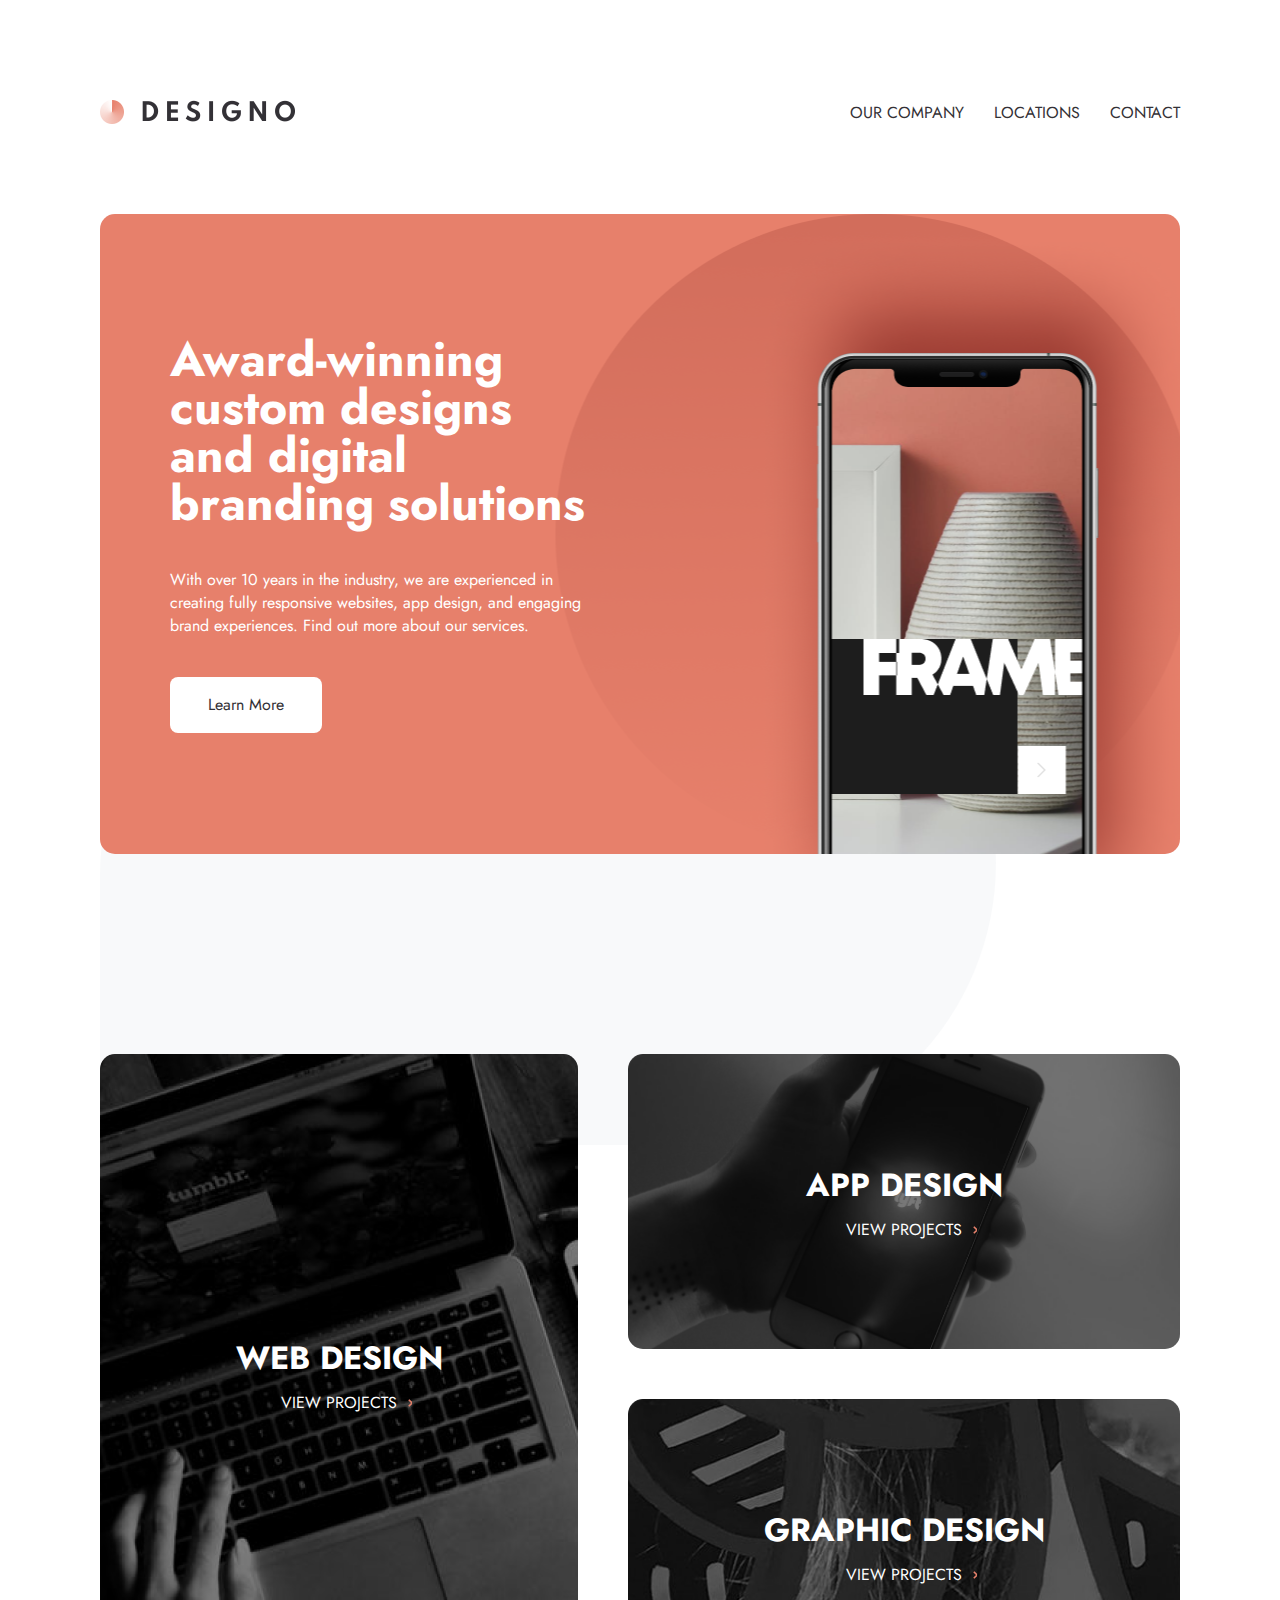
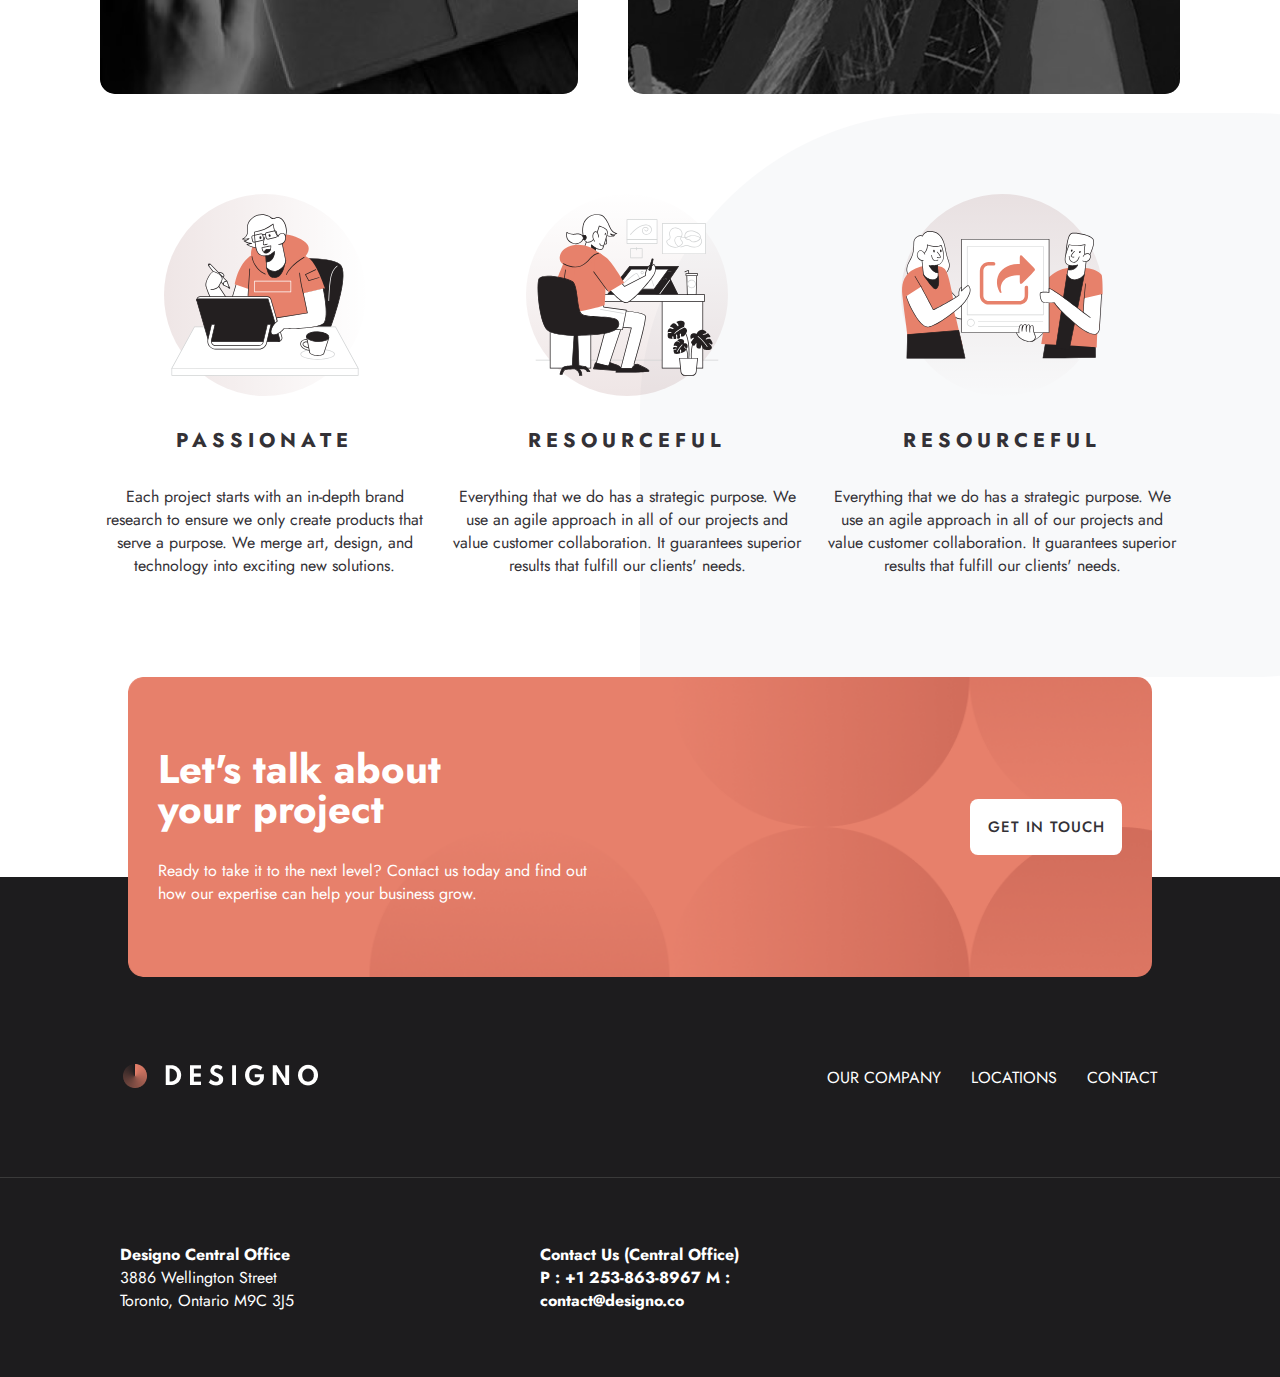
<file: index.html>
<!DOCTYPE html>
<html lang="en">
  <head>
    <meta charset="UTF-8" />
    <meta name="viewport" content="width=device-width, initial-scale=1.0" />
    <title>DESIGNO</title>
    <link rel="stylesheet" href="./css/style.css" />
    <link rel="stylesheet" href="./css/responsive.css" />
    <link
      rel="stylesheet"
      href="https://cdnjs.cloudflare.com/ajax/libs/font-awesome/6.5.1/css/all.min.css"
      integrity="sha512-DTOQO9RWCH3ppGqcWaEA1BIZOC6xxalwEsw9c2QQeAIftl+Vegovlnee1c9QX4TctnWMn13TZye+giMm8e2LwA=="
      crossorigin="anonymous"
      referrerpolicy="no-referrer"
    />
  </head>
  <body>
    <header>
      <div class="topbar">
        <a href="/"><div class="logo"></div></a>
        <div class="topnav">
          <ul>
            <li><a href="/about.html">OUR COMPANY</a></li>
            <li><a href="/locations.html">LOCATIONS</a></li>
            <li><a href="/contact.html">CONTACT</a></li>
          </ul>
        </div>
        
        <div class="burger">
          <input type="checkbox" name="fordCheckBox" id="openburger" />
          <label for="openburger">
            <div class="burgermenu">
              <ul>
                <li><a href="/about.html">OUR COMPANY</a></li>
            <li><a href="/locations.html">LOCATIONS</a></li>
            <li><a href="/contact.html">CONTACT</a></li>
              </ul>
            </div>
            <div class="navoverlay"></div>
          </label>
        </div>

      </div>

      <div class="slider res-sldr">
        <ul>
          <h1>Award-winning custom designs and digital branding solutions</h1>
          <p>
            With over 10 years in the industry, we are experienced in creating
            fully responsive websites, app design, and engaging brand
            experiences. Find out more about our services.
          </p>
          <a href="/web-design.html">Learn More</a>
        </ul>
      </div>

      <div class="rect-1"></div>
    </header>

    <main>
      <div class="section-1">
        <div class="projects">
          <div class="box web">
            <div class="boxoverlay"></div>
            <h1>WEB DESIGN</h1>
            <a href="/web-design.html"><p>VIEW PROJECTS</p></a>
          </div>
          <div class="box app">
            <div class="boxoverlay"></div>
            <h1>APP DESIGN</h1>
            <a href="/app-design.html"><p>VIEW PROJECTS</p></a>
          </div>
          <div class="box proj">
            <div class="boxoverlay"></div>
            <h1>GRAPHIC DESIGN</h1>
            <a href="/graphic-design.html"><p>VIEW PROJECTS</p></a>
          </div>
        </div>
      </div>

      <div class="section-2">
        <div class="gridbox">
          <div class="box1">
            <img src="./img/passionate.svg" alt="" />
            <h1>PASSIONATE</h1>
            <p>
              Each project starts with an in-depth brand research to ensure we
              only create products that serve a purpose. We merge art, design,
              and technology into exciting new solutions.
            </p>
          </div>
          <div class="box1">
            <img src="./img/resourceful.svg" alt="" />
            <h1>RESOURCEFUL</h1>
            <p>
              Everything that we do has a strategic purpose. We use an agile
              approach in all of our projects and value customer collaboration.
              It guarantees superior results that fulfill our clients' needs.
            </p>
          </div>
          <div class="box1">
            <img src="./img/frendly.svg" alt="" />
            <h1>RESOURCEFUL</h1>
            <p>
              Everything that we do has a strategic purpose. We use an agile
              approach in all of our projects and value customer collaboration.
              It guarantees superior results that fulfill our clients' needs.
            </p>
          </div>
        </div>
      </div>
      <div class="rect-2"></div>
    </main>
    <footer>
      <div class="intro">
        <div class="left">
          <h1>Let's talk about your project</h1>
          <p>
            Ready to take it to the next level? Contact us today and find out
            how our expertise can help your business grow.
          </p>
        </div>

        <div class="right">
          <a href="/documentation.html">Get in touch</a>
        </div>
      </div>
      <div class="div-2">
        <div class="fotmenu">
          <a href="/"><div class="flogo"></div></a>
          <div class="futnav">
            <ul>
              <li><a href="/about.html">OUR COMPANY</a></li>
              <li><a href="/locations.html">LOCATIONS</a></li>
              <li><a href="/contact.html">CONTACT</a></li>
            </ul>
          </div>
        </div>
        <div class="futinfo">
          <div class="info">
            <b>Designo Central Office</b>
            <p>3886 Wellington Street Toronto, Ontario M9C 3J5</p>
          </div>
          <div class="info">
            <b>Contact Us (Central Office) P : +1 253-863-8967</b>
            <b>M : contact@designo.co</b>
          </div>
          <div class="info">
            <i class="fa-brands fa-square-facebook"></i>
            <i class="fa-brands fa-square-youtube"></i>
            <i class="fa-brands fa-twitter"></i>
            <i class="fa-brands fa-pinterest"></i>
            <i class="fa-brands fa-instagram"></i>
          </div>
        </div>
      </div>
    </footer>
  </body>
  <div class="blackback"></div>
</html>
</file>
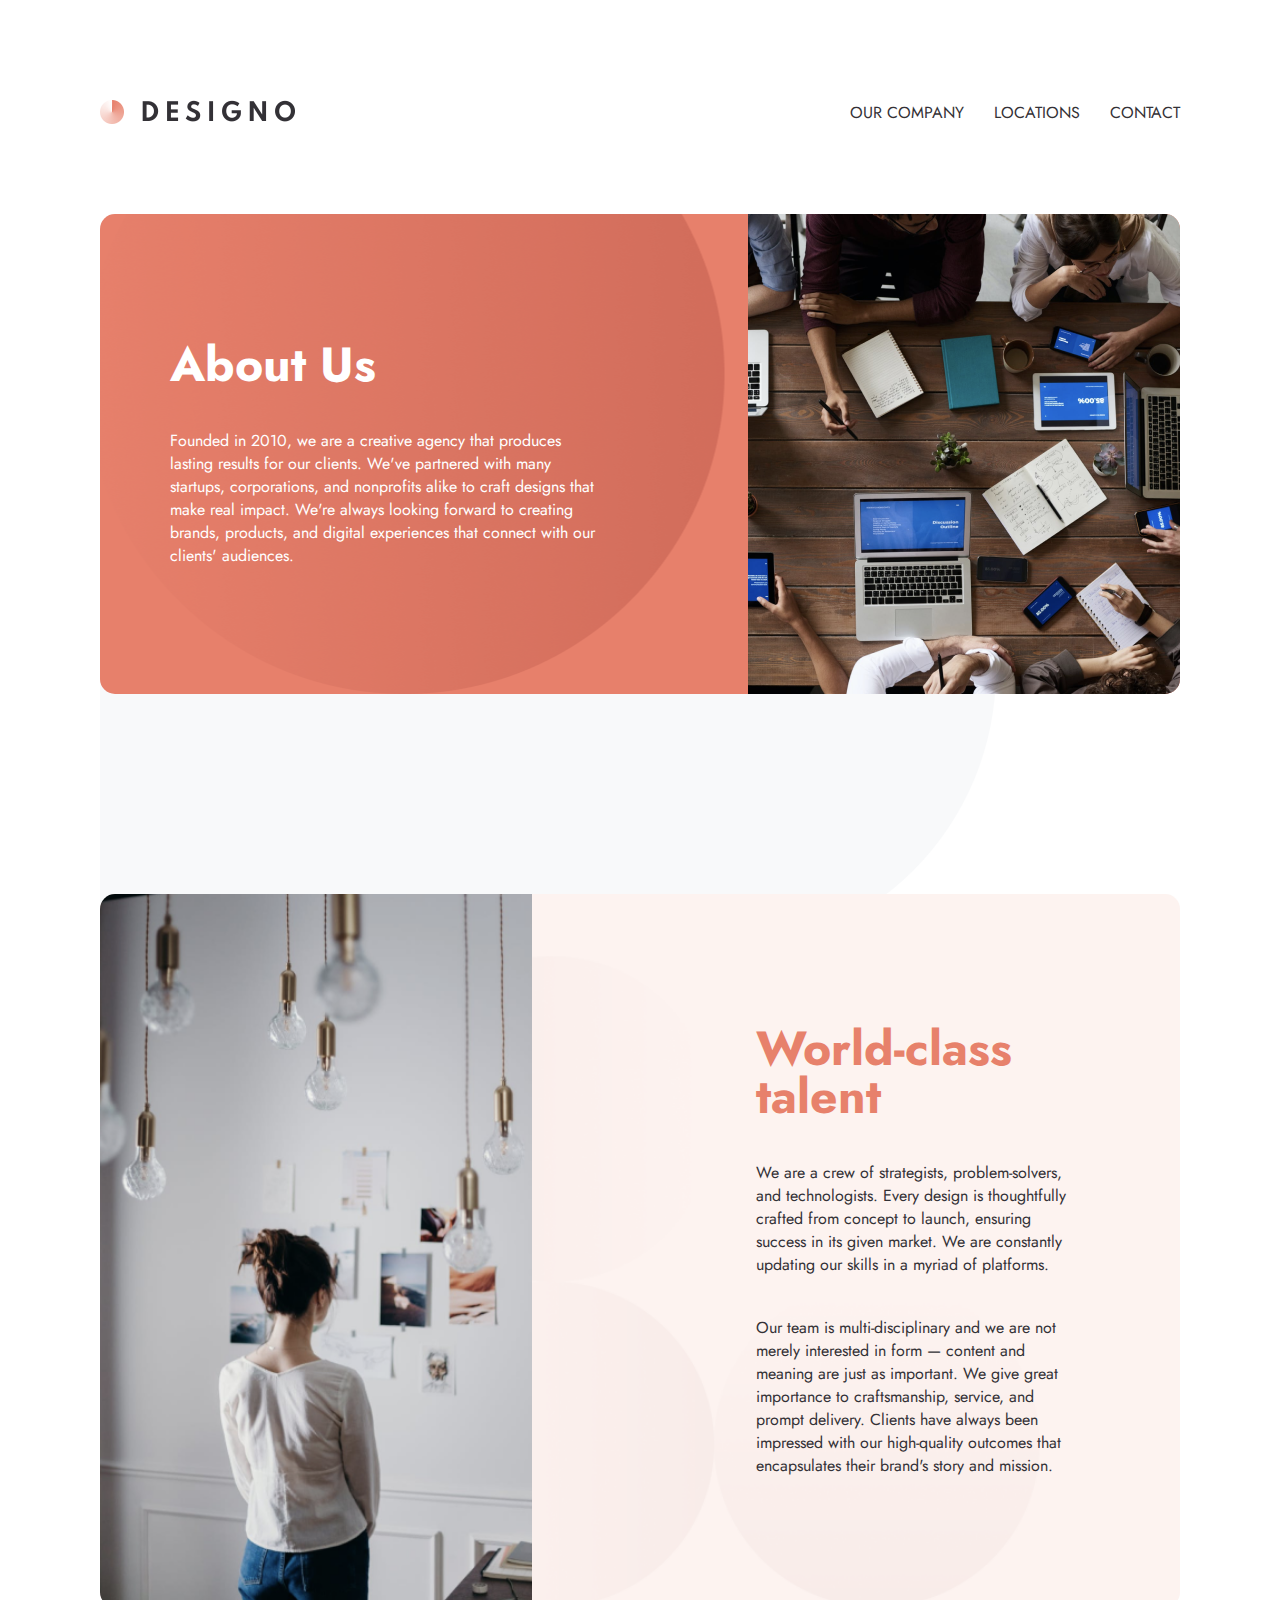
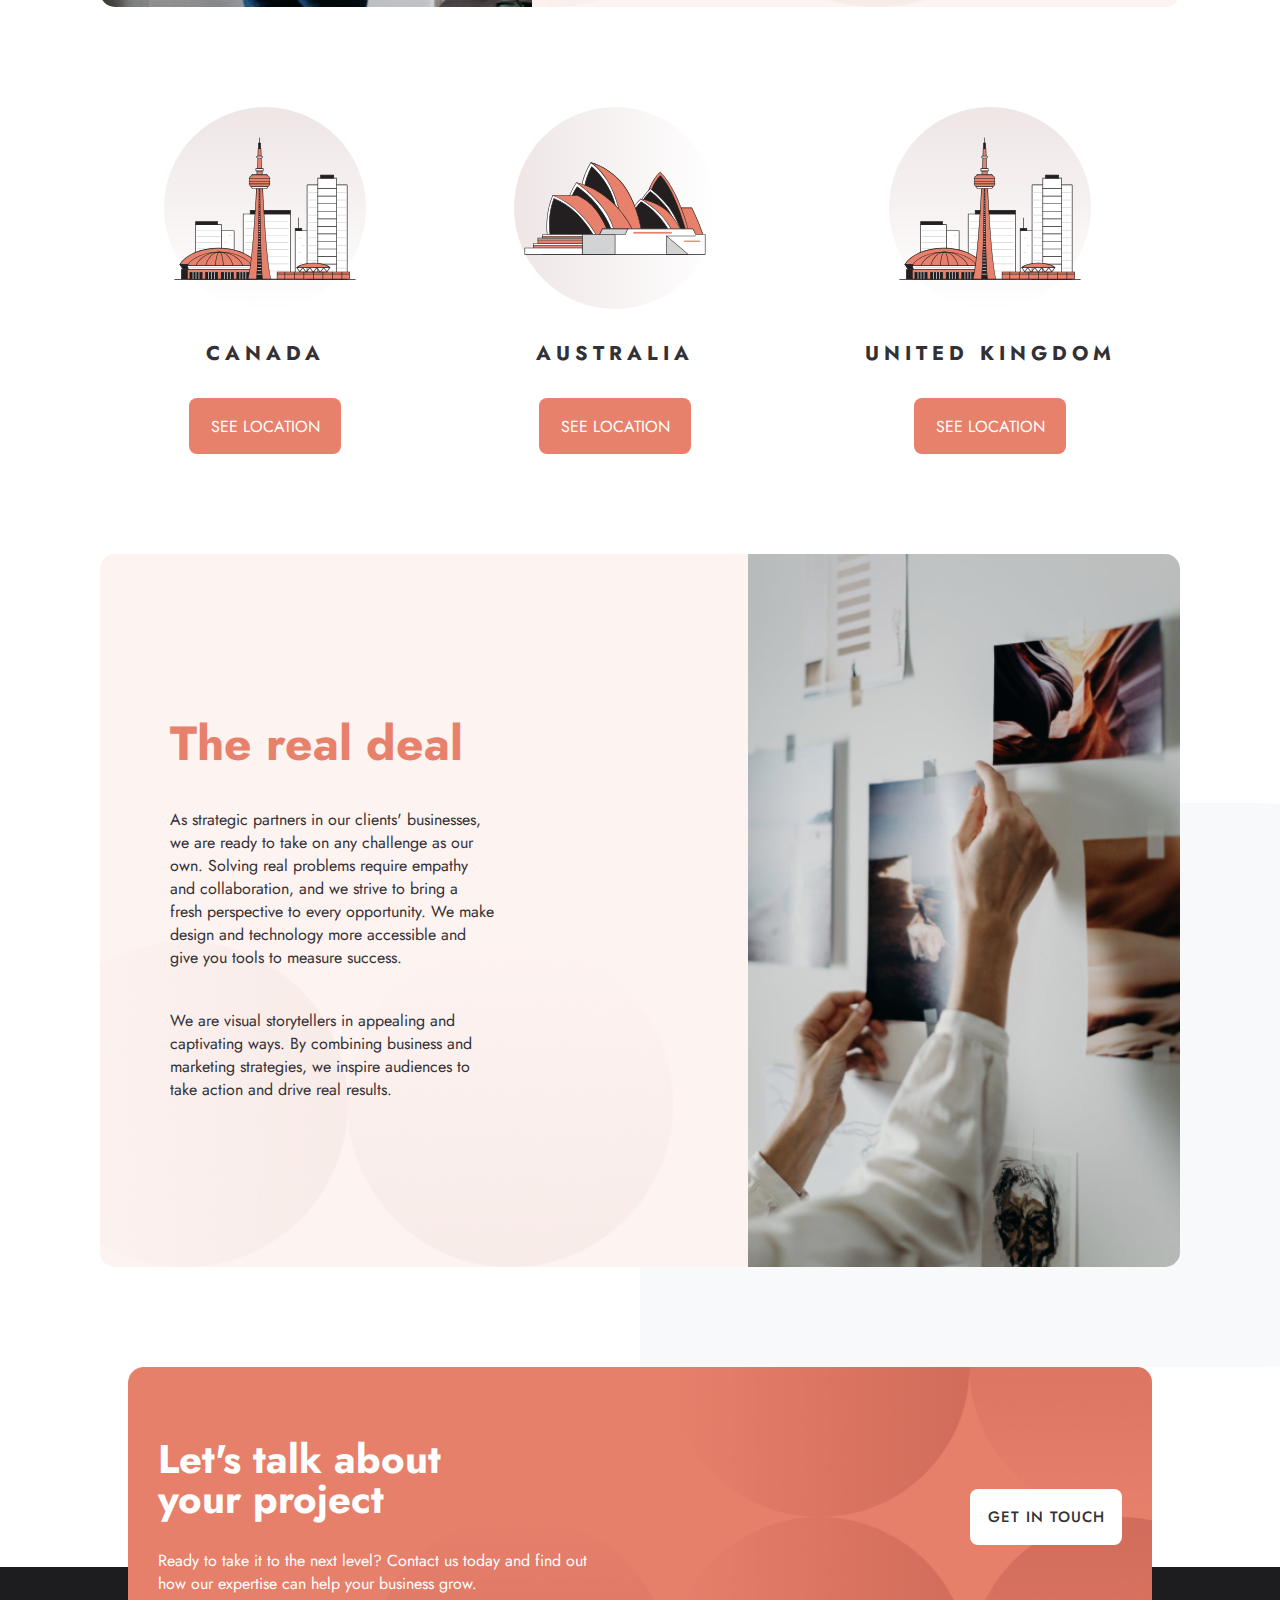
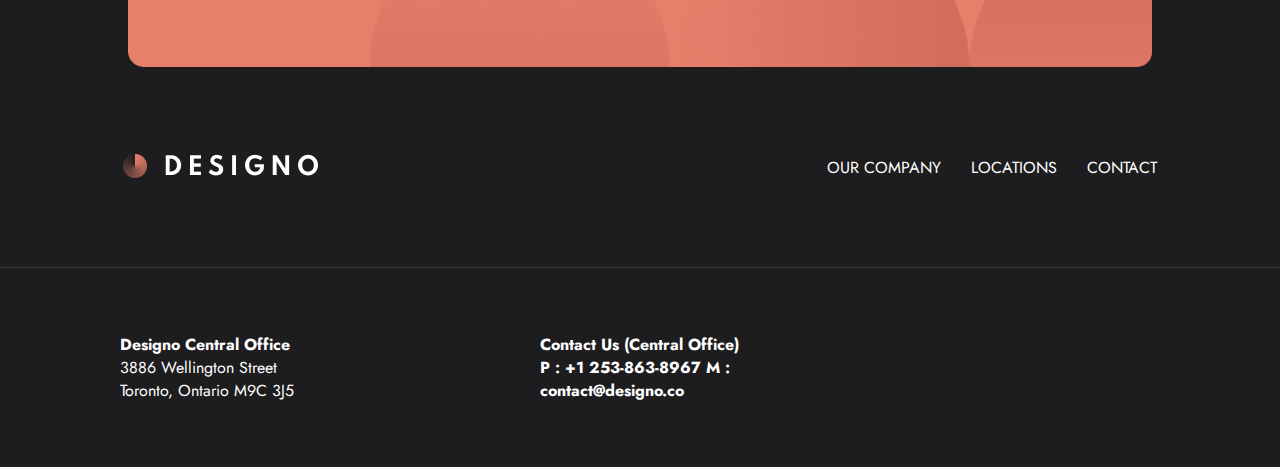
<file: about.html>
<!DOCTYPE html>
<html lang="en">
  <head>
    <meta charset="UTF-8" />
    <meta name="viewport" content="width=device-width, initial-scale=1.0" />
    <title>About Us - DESIGNO</title>
    <link rel="stylesheet" href="./css/style.css" />
    <link rel="stylesheet" href="./css/responsive.css" />
    <link
    rel="stylesheet"
    href="https://cdnjs.cloudflare.com/ajax/libs/font-awesome/6.5.1/css/all.min.css"
    integrity="sha512-DTOQO9RWCH3ppGqcWaEA1BIZOC6xxalwEsw9c2QQeAIftl+Vegovlnee1c9QX4TctnWMn13TZye+giMm8e2LwA=="
    crossorigin="anonymous"
    referrerpolicy="no-referrer"
  />
  </head>
  <body>
    <header>
      <div class="topbar">
        <a href="/"><div class="logo"></div></a>
        <div class="topnav">
          <ul>
            <li><a href="/about.html">OUR COMPANY</a></li>
            <li><a href="/locations.html">LOCATIONS</a></li>
            <li><a href="/contact.html">CONTACT</a></li>
          </ul>
        </div>

        <div class="burger">
          <input type="checkbox" name="fordCheckBox" id="openburger" />
          <label for="openburger">
            <div class="burgermenu">
              <ul>
                <li><a href="/about.html">OUR COMPANY</a></li>
            <li><a href="/locations.html">LOCATIONS</a></li>
            <li><a href="/contact.html">CONTACT</a></li>
              </ul>
            </div>
            <div class="navoverlay"></div>
          </label>
        </div>
      </div>

      

      <div class="slider-about">
        <ul>
          <h1>About Us</h1>
          <p>
            Founded in 2010, we are a creative agency that produces lasting results for our clients. We've partnered with many startups, corporations, and nonprofits alike to craft designs that make real impact. We're always looking forward to creating brands, products, and digital experiences that connect with our clients' audiences.
          </p>
        </ul>
        <img src="./img/about-1.png" alt="About-1">
      </div>

      <div class="rect-1"></div>
    </header>

    <main>
      <div class="section-1">
        <div class="slider-about second">
            <img src="./img/about-image-2.png" alt="About-1">
            <ul>
              <h1>World-class talent</h1>
              <p>
                We are a crew of strategists, problem-solvers, and technologists. Every design is thoughtfully crafted from concept to launch, ensuring success in its given market. We are constantly updating our skills in a myriad of platforms.</p>

<p>Our team is multi-disciplinary and we are not merely interested in form — content and meaning are just as important. We give great importance to craftsmanship, service, and prompt delivery. Clients have always been impressed with our high-quality outcomes that encapsulates their brand's story and mission.
              </p>
            </ul>
          </div>
      </div>

      <div class="section-2">
        <div class="gridbox about-page">
          <div class="box1">
            <img src="./img/canada.svg" alt="" />
            <h1>CANADA</h1>
            <a href="/locations.html">SEE LOCATION</a>
          </div>
          <div class="box1">
            <img src="./img/australia.svg" alt="" />
            <h1>AUSTRALIA</h1>
            <a href="/locations.html">SEE LOCATION</a>
          </div>
          <div class="box1">
            <img src="./img/canada.svg" alt="" />
            <h1>UNITED KINGDOM</h1>
            <a href="/locations.html">SEE LOCATION</a>
            
          </div>
        </div>
      </div>

      <div class="section-1">
        <div class="slider-about second third">
            <ul>
              <h1>The real deal</h1>
              <p>
                As strategic partners in our clients' businesses, we are ready to take on any challenge as our own. Solving real problems require empathy and collaboration, and we strive to bring a fresh perspective to every opportunity. We make design and technology more accessible and give you tools to measure success.</p>

<p>We are visual storytellers in appealing and captivating ways. By combining business and marketing strategies, we inspire audiences to take action and drive real results.
              </p>
            </ul>
            <img src="./img/about-image-3.png" alt="About-1">
          </div>
      </div>
      <div class="rect-2"></div>
    </main>
    <footer>
      <div class="intro">
        <div class="left">
          <h1>Let's talk about your project</h1>
          <p>
            Ready to take it to the next level? Contact us today and find out
            how our expertise can help your business grow.
          </p>
        </div>

        <div class="right">
          <a href="/documentation.html">Get in touch</a>
        </div>
      </div>
      <div class="div-2">
        <div class="fotmenu">
          <a href="/"><div class="flogo"></div></a>
          <div class="futnav">
            <ul>
              <li><a href="/about.html">OUR COMPANY</a></li>
              <li><a href="/locations.html">LOCATIONS</a></li>
              <li><a href="/contact.html">CONTACT</a></li>
            </ul>
          </div>
        </div>
        <div class="futinfo">
          <div class="info">
            <b>Designo Central Office</b>
            <p>3886 Wellington Street Toronto, Ontario M9C 3J5</p>
          </div>
          <div class="info">
            <b>Contact Us (Central Office) P : +1 253-863-8967</b>
            <b>M : contact@designo.co</b>
          </div>
          <div class="info">
            <i class="fa-brands fa-square-facebook"></i>
            <i class="fa-brands fa-square-youtube"></i>
            <i class="fa-brands fa-twitter"></i>
            <i class="fa-brands fa-pinterest"></i>
            <i class="fa-brands fa-instagram"></i>
          </div>
        </div>
      </div>
    </footer>
  </body>
  <div class="blackback"></div>
</html>
</file>
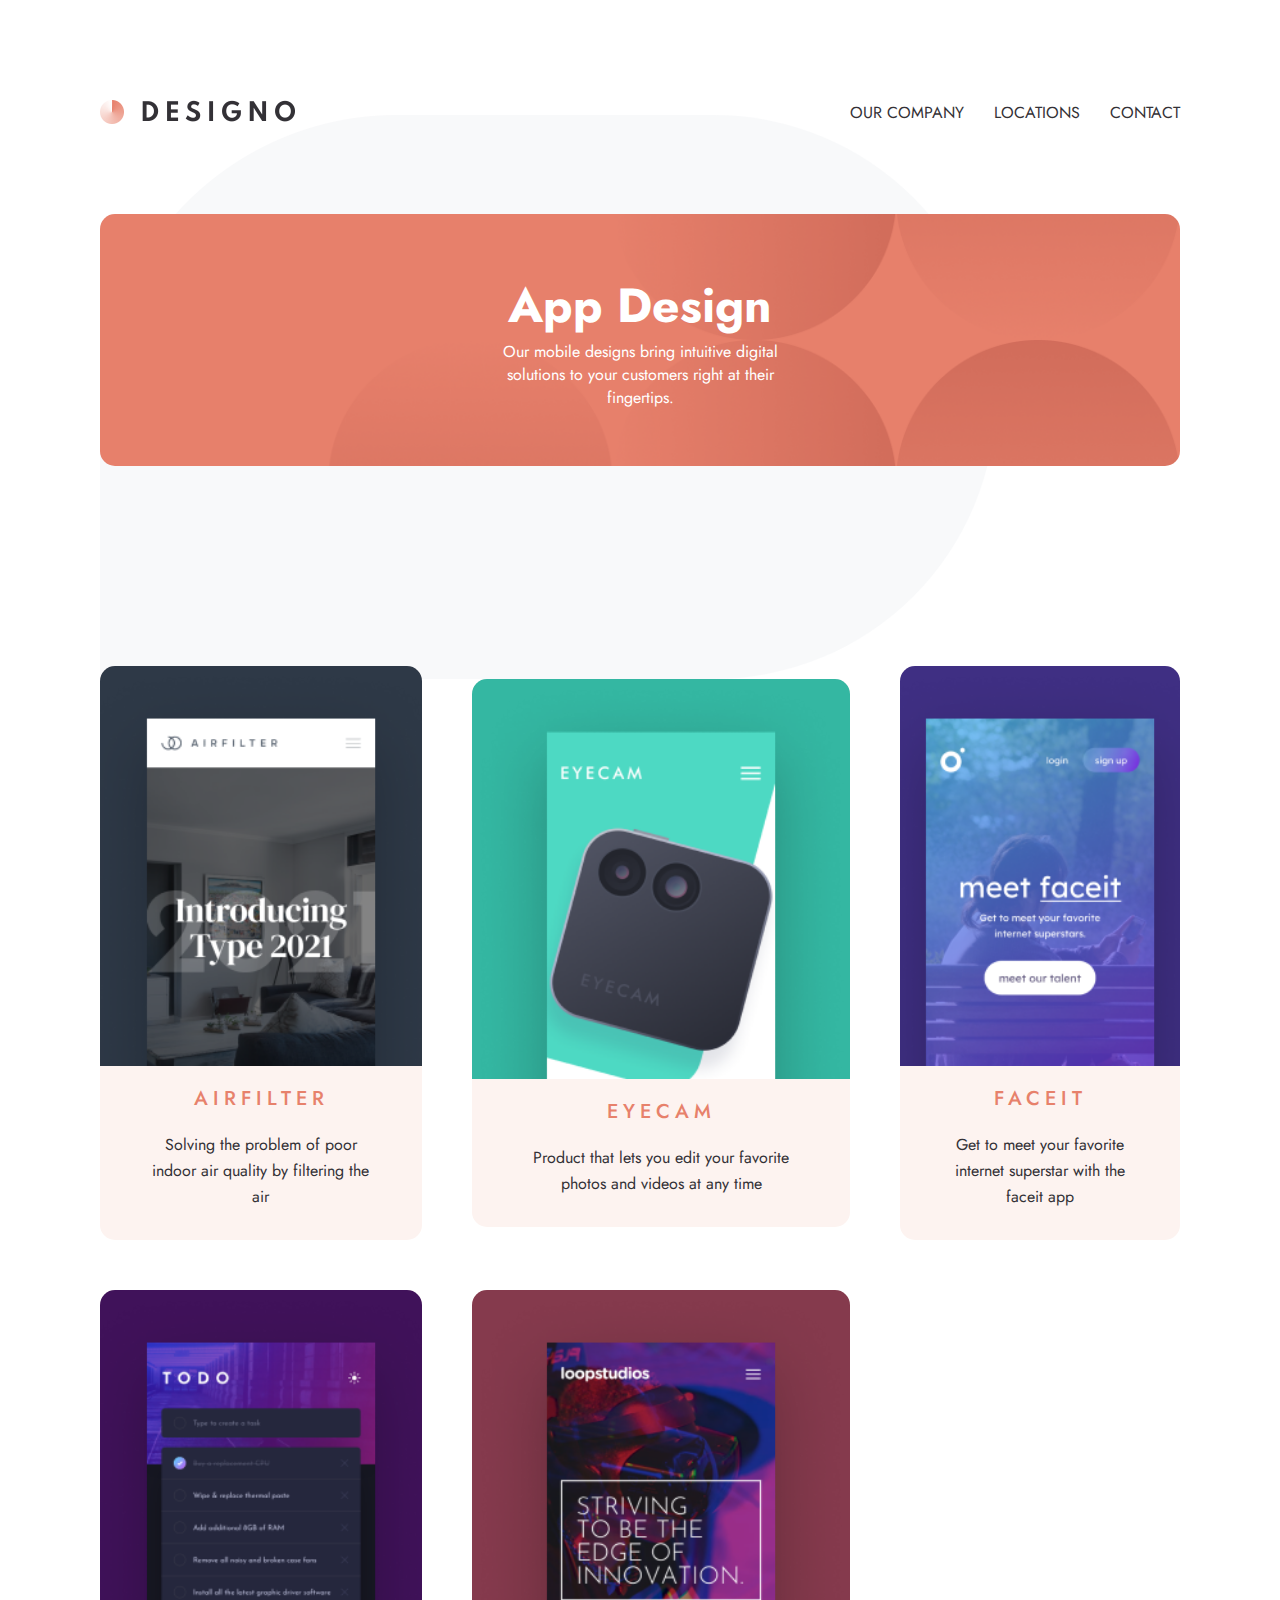
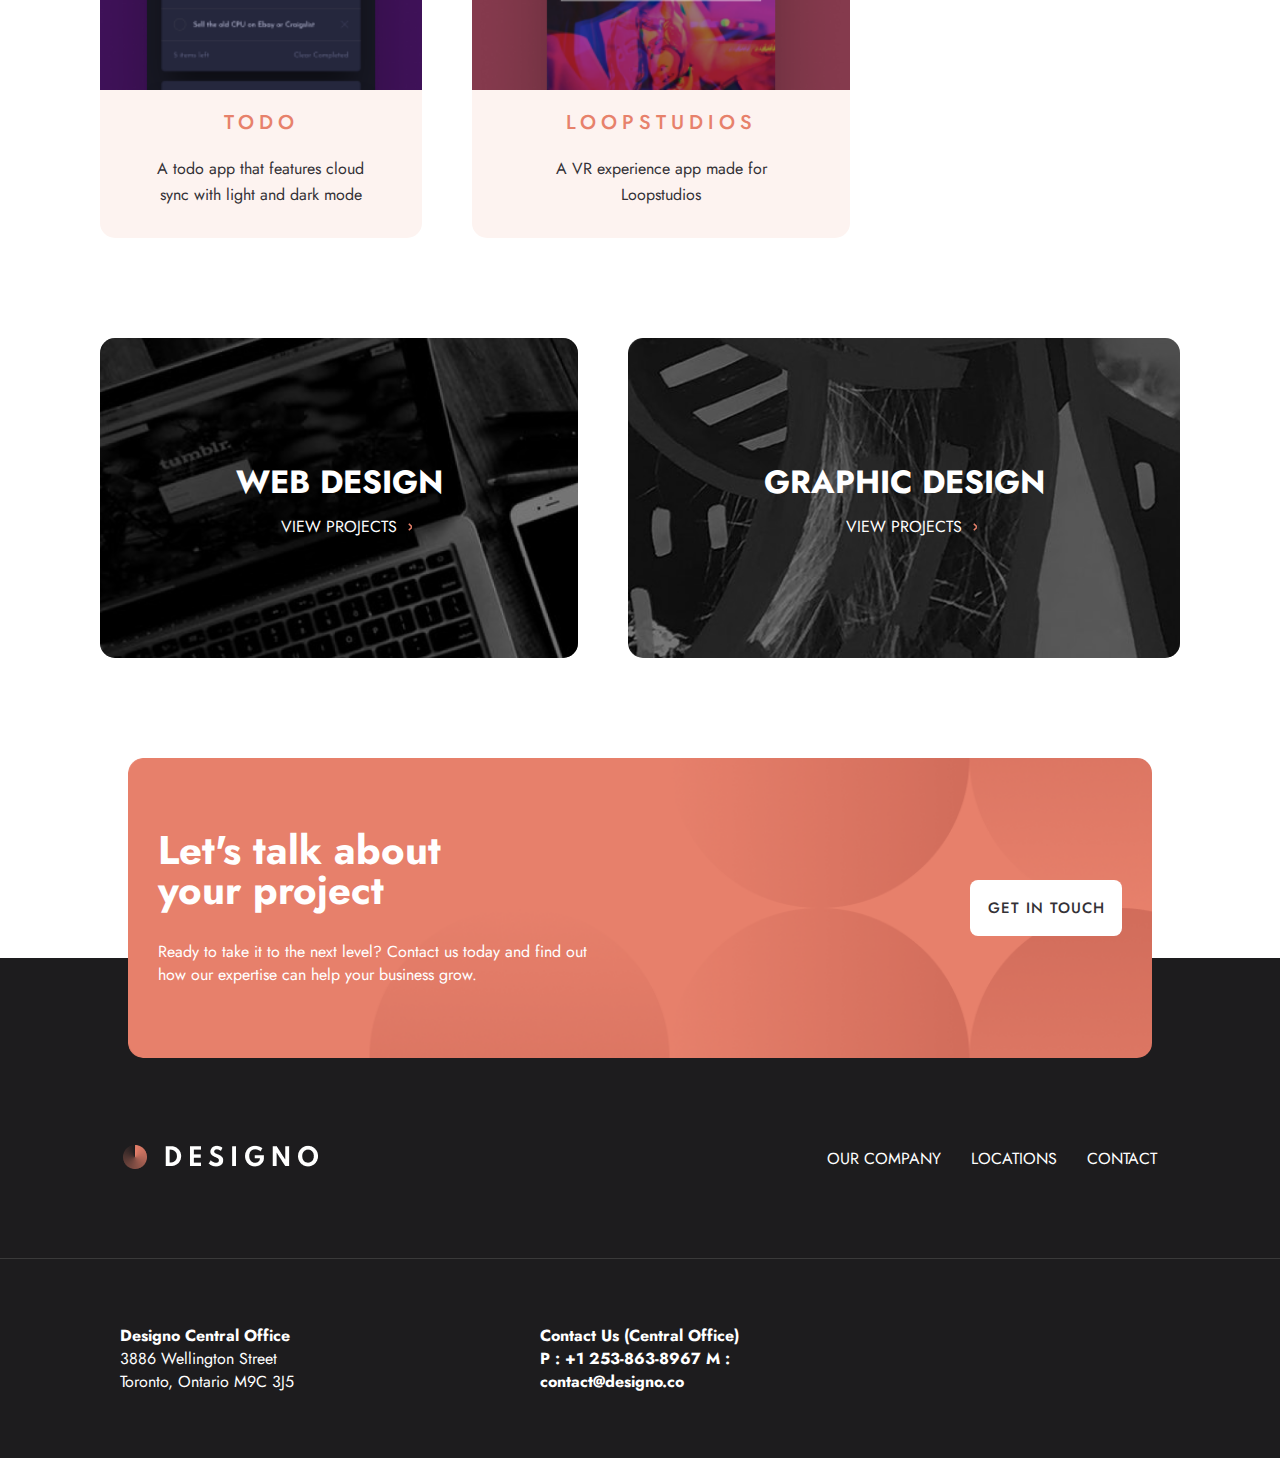
<file: app-design.html>
<!DOCTYPE html>
<html lang="en">
  <head>
    <meta charset="UTF-8" />
    <meta name="viewport" content="width=device-width, initial-scale=1.0" />
    <title>App Design - DESIGNO</title>
    <link rel="stylesheet" href="./css/style.css" />
    <link rel="stylesheet" href="./css/responsive.css" />
    <link
      rel="stylesheet"
      href="https://cdnjs.cloudflare.com/ajax/libs/font-awesome/6.5.1/css/all.min.css"
      integrity="sha512-DTOQO9RWCH3ppGqcWaEA1BIZOC6xxalwEsw9c2QQeAIftl+Vegovlnee1c9QX4TctnWMn13TZye+giMm8e2LwA=="
      crossorigin="anonymous"
      referrerpolicy="no-referrer"
    />
  </head>
  <body>
    <header>
      <div class="topbar">
        <a href="/"><div class="logo"></div></a>
        <div class="topnav">
          <ul>
            <li><a href="/about.html">OUR COMPANY</a></li>
            <li><a href="/locations.html">LOCATIONS</a></li>
            <li><a href="/contact.html">CONTACT</a></li>
          </ul>
        </div>

        <div class="burger">
          <input type="checkbox" name="fordCheckBox" id="openburger" />
          <label for="openburger">
            <div class="burgermenu">
              <ul>
                <li><a href="/about.html">OUR COMPANY</a></li>
            <li><a href="/locations.html">LOCATIONS</a></li>
            <li><a href="/contact.html">CONTACT</a></li>
              </ul>
            </div>
            <div class="navoverlay"></div>
          </label>
        </div>
      </div>

      

      <div class="slider-web">
        <ul>
          <h1>App Design</h1>
          <p>
            Our mobile designs bring intuitive digital solutions to your
            customers right at their fingertips.
          </p>
        </ul>
      </div>

      <div class="rect-1"></div>
    </header>

    <main>
      <div class="section-2">
        <div class="designs">
          <div class="prod">
            <img src="./img/design-app/Airfilter - Mobile.png" alt="AIRFILTER" />
            <h1>AIRFILTER</h1>
            <p>
              Solving the problem of poor indoor air quality by filtering the
              air
            </p>
          </div>
          <div class="prod">
            <img src="./img/design-app/Eyecam - Mobile.png" alt="EYECAM" />
            <h1>EYECAM</h1>
            <p>
              Product that lets you edit your favorite photos and videos at any
              time
            </p>
          </div>
          <div class="prod">
            <img src="./img/design-app/Faceit - Mobile.png" alt="FACEIT" />
            <h1>FACEIT</h1>
            <p>
              Get to meet your favorite internet superstar with the faceit app
            </p>
          </div>
          <div class="prod">
            <img src="./img/design-app/P1841 - Mobile - Dark.png" alt="TODO" />
            <h1>TODO</h1>
            <p>A todo app that features cloud sync with light and dark mode</p>
          </div>
          <div class="prod">
            <img src="./img/design-app/P2061 - Mobile.png" alt="LOOPSTUDIOS" />
            <h1>LOOPSTUDIOS</h1>
            <p>A VR experience app made for Loopstudios</p>
          </div>
        </div>
      </div>

      <div class="section-1">
        <div class="projects-2">
          <div class="box app-2">
            <div class="boxoverlay"></div>
            <h1>WEB DESIGN</h1>
            <a href="/web-design.html"><p>VIEW PROJECTS</p></a>
          </div>
          <div class="box proj">
            <div class="boxoverlay"></div>
            <h1>GRAPHIC DESIGN</h1>
            <a href="/graphic-design.html"><p>VIEW PROJECTS</p></a>
          </div>
        </div>
      </div>
    </main>
    <footer>
      <div class="intro">
        <div class="left">
          <h1>Let's talk about your project</h1>
          <p>
            Ready to take it to the next level? Contact us today and find out
            how our expertise can help your business grow.
          </p>
        </div>

        <div class="right">
          <a href="/documentation.html">Get in touch</a>
        </div>
      </div>
      <div class="div-2">
        <div class="fotmenu">
          <a href="/"><div class="flogo"></div></a>
          <div class="futnav">
            <ul>
              <li><a href="/about.html">OUR COMPANY</a></li>
              <li><a href="/locations.html">LOCATIONS</a></li>
              <li><a href="/contact.html">CONTACT</a></li>
            </ul>
          </div>
        </div>
        <div class="futinfo">
          <div class="info">
            <b>Designo Central Office</b>
            <p>3886 Wellington Street Toronto, Ontario M9C 3J5</p>
          </div>
          <div class="info">
            <b>Contact Us (Central Office) P : +1 253-863-8967</b>
            <b>M : contact@designo.co</b>
          </div>
          <div class="info">
            <i class="fa-brands fa-square-facebook"></i>
            <i class="fa-brands fa-square-youtube"></i>
            <i class="fa-brands fa-twitter"></i>
            <i class="fa-brands fa-pinterest"></i>
            <i class="fa-brands fa-instagram"></i>
          </div>
        </div>
      </div>
    </footer>
  </body>
  <div class="blackback"></div>
</html>
</file>
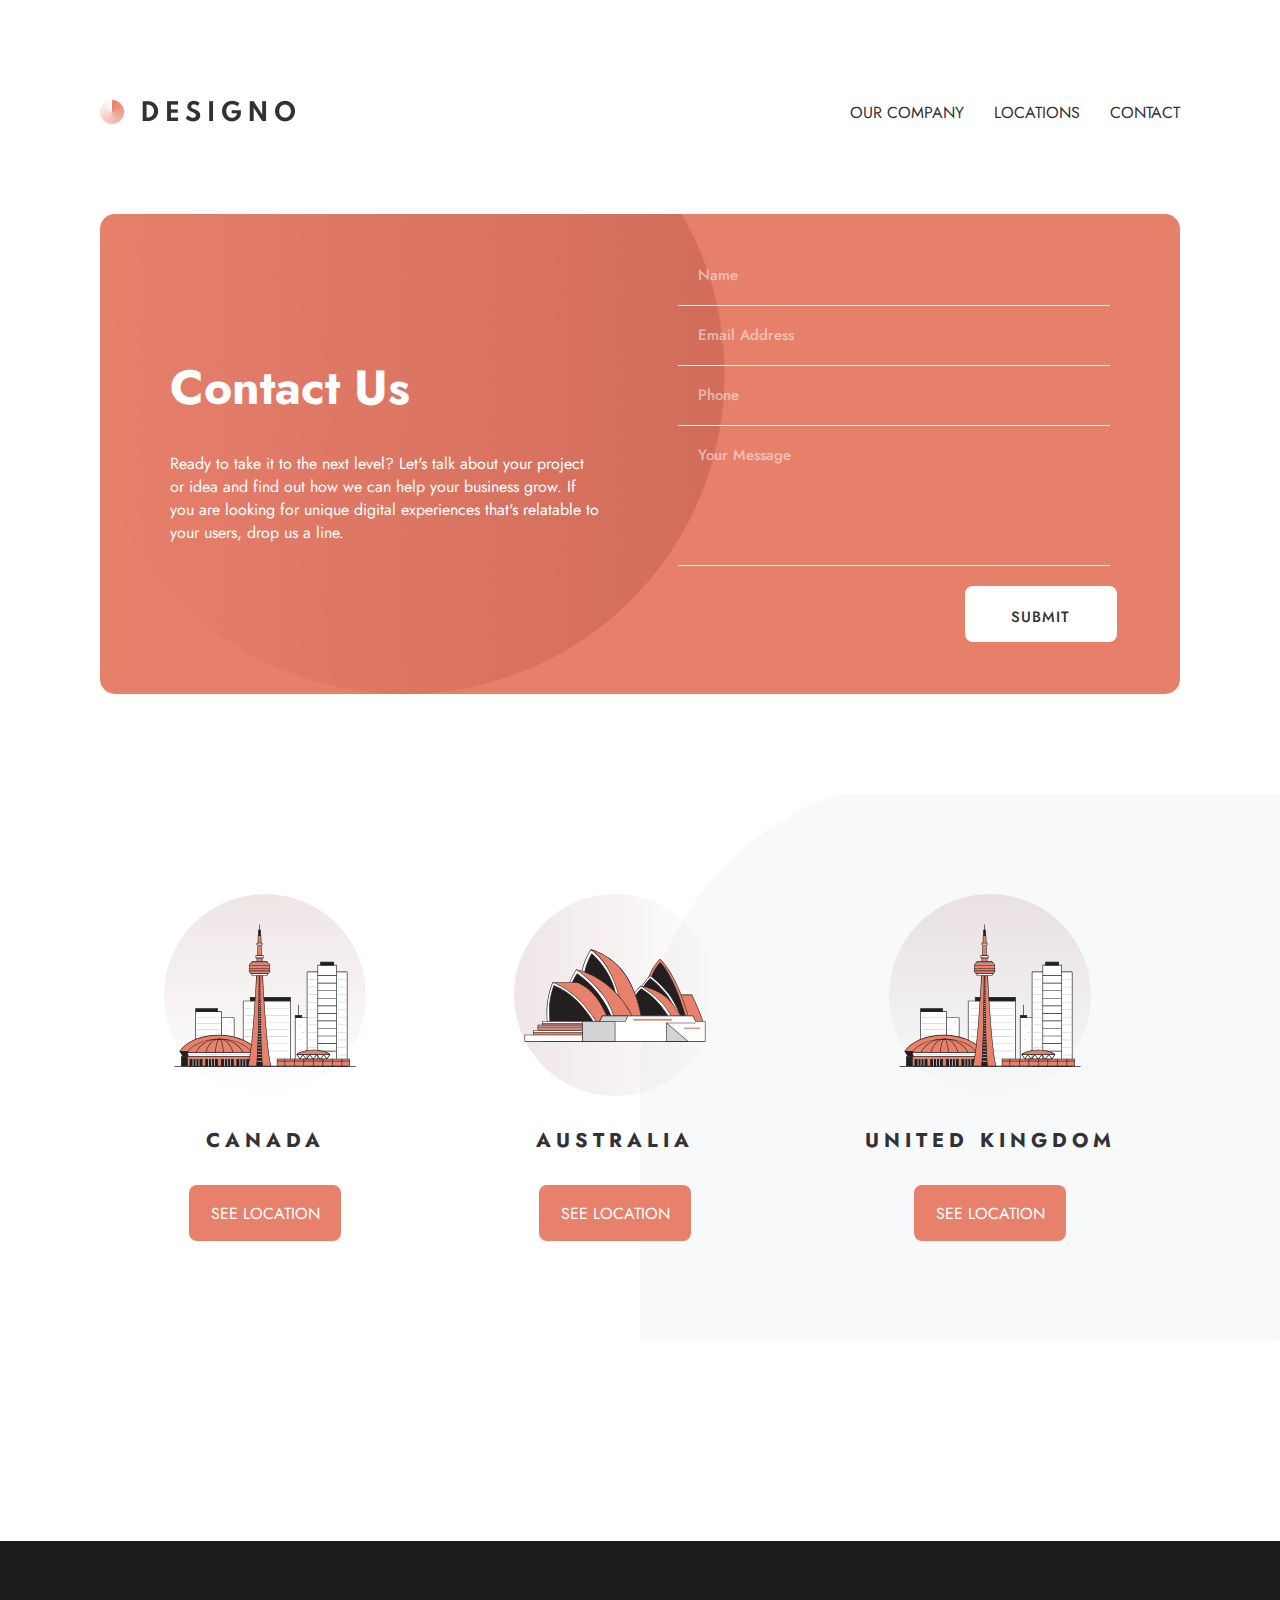
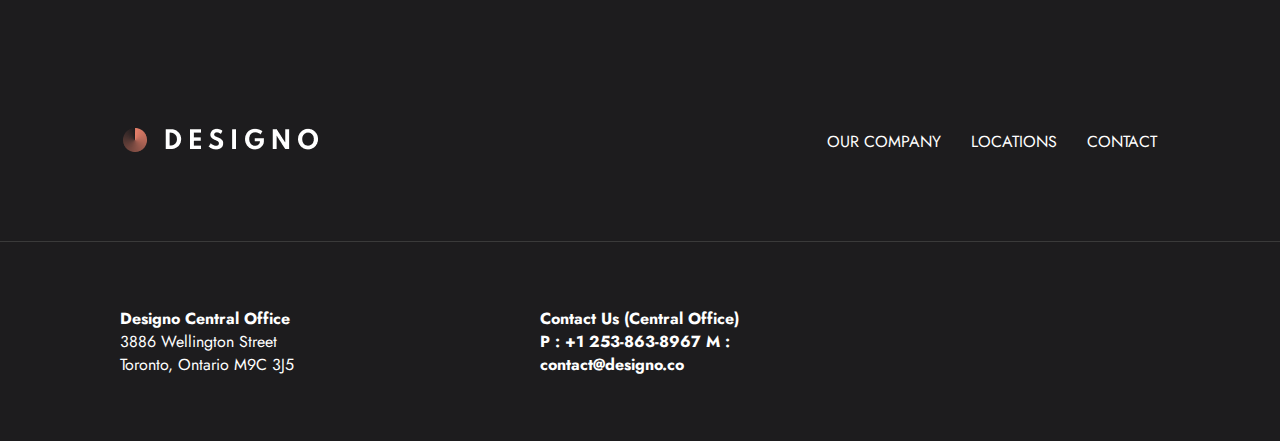
<file: contact.html>
<!DOCTYPE html>
<html lang="en">
  <head>
    <meta charset="UTF-8" />
    <meta name="viewport" content="width=device-width, initial-scale=1.0" />
    <title>Contact Us - DESIGNO</title>
    <link rel="stylesheet" href="./css/style.css" />
    <link rel="stylesheet" href="./css/responsive.css" />
    <link
    rel="stylesheet"
    href="https://cdnjs.cloudflare.com/ajax/libs/font-awesome/6.5.1/css/all.min.css"
    integrity="sha512-DTOQO9RWCH3ppGqcWaEA1BIZOC6xxalwEsw9c2QQeAIftl+Vegovlnee1c9QX4TctnWMn13TZye+giMm8e2LwA=="
    crossorigin="anonymous"
    referrerpolicy="no-referrer"
  />
  </head>
  <body>
    <header>
      <div class="topbar">
        <a href="/"><div class="logo"></div></a>
        <div class="topnav">
          <ul>
            <li><a href="/about.html">OUR COMPANY</a></li>
            <li><a href="/locations.html">LOCATIONS</a></li>
            <li><a href="/contact.html">CONTACT</a></li>
          </ul>
        </div>

        <div class="burger">
          <input type="checkbox" name="fordCheckBox" id="openburger" />
          <label for="openburger">
            <div class="burgermenu">
              <ul>
                <li><a href="/about.html">OUR COMPANY</a></li>
            <li><a href="/locations.html">LOCATIONS</a></li>
            <li><a href="/contact.html">CONTACT</a></li>
              </ul>
            </div>
            <div class="navoverlay"></div>
          </label>
        </div>
      </div>

      

      <div class="slider-about contact-us">
        <ul>
          <h1>Contact Us</h1>
          <p>
            Ready to take it to the next level? Let's talk about your project or idea and find out how we can help your business grow. If you are looking for unique digital experiences that's relatable to your users, drop us a line.
          </p>
        </ul>
        <form>
            <input type="text" placeholder="Name">
            <input type="text" placeholder="Email Address">
            <input type="text" placeholder="Phone">
            <input type="text" placeholder="Your Message">
            <ul>
            <input type="submit" value="Submit" class="submit"></ul>
          </form> 
      </div>

    </header>

    <main>
     

      <div class="section-2">
        <div class="gridbox contact-gridbox">
          <div class="box1">
            <img src="./img/canada.svg" alt="" />
            <h1>CANADA</h1>
            <a href="/locations.html">SEE LOCATION</a>
          </div>
          <div class="box1">
            <img src="./img/australia.svg" alt="" />
            <h1>AUSTRALIA</h1>
            <a href="/locations.html">SEE LOCATION</a>
          </div>
          <div class="box1">
            <img src="./img/canada.svg" alt="" />
            <h1>UNITED KINGDOM</h1>
            <a href="/locations.html">SEE LOCATION</a>
            
          </div>
        </div>
      </div>

     
      <div class="rect-2"></div>
    </main>
    <footer>
      
      <div class="div-2 contact-footer">
        <div class="fotmenu">
          <a href="/"><div class="flogo"></div></a>
          <div class="futnav">
            <ul>
              <li><a href="/about.html">OUR COMPANY</a></li>
              <li><a href="/locations.html">LOCATIONS</a></li>
              <li><a href="/contact.html">CONTACT</a></li>
            </ul>
          </div>
        </div>
        <div class="futinfo">
          <div class="info">
            <b>Designo Central Office</b>
            <p>3886 Wellington Street Toronto, Ontario M9C 3J5</p>
          </div>
          <div class="info">
            <b>Contact Us (Central Office) P : +1 253-863-8967</b>
            <b>M : contact@designo.co</b>
          </div>
          <div class="info">
            <i class="fa-brands fa-square-facebook"></i>
            <i class="fa-brands fa-square-youtube"></i>
            <i class="fa-brands fa-twitter"></i>
            <i class="fa-brands fa-pinterest"></i>
            <i class="fa-brands fa-instagram"></i>
          </div>
        </div>
      </div>
    </footer>
  </body>
  <div class="blackback"></div>
</html>
</file>
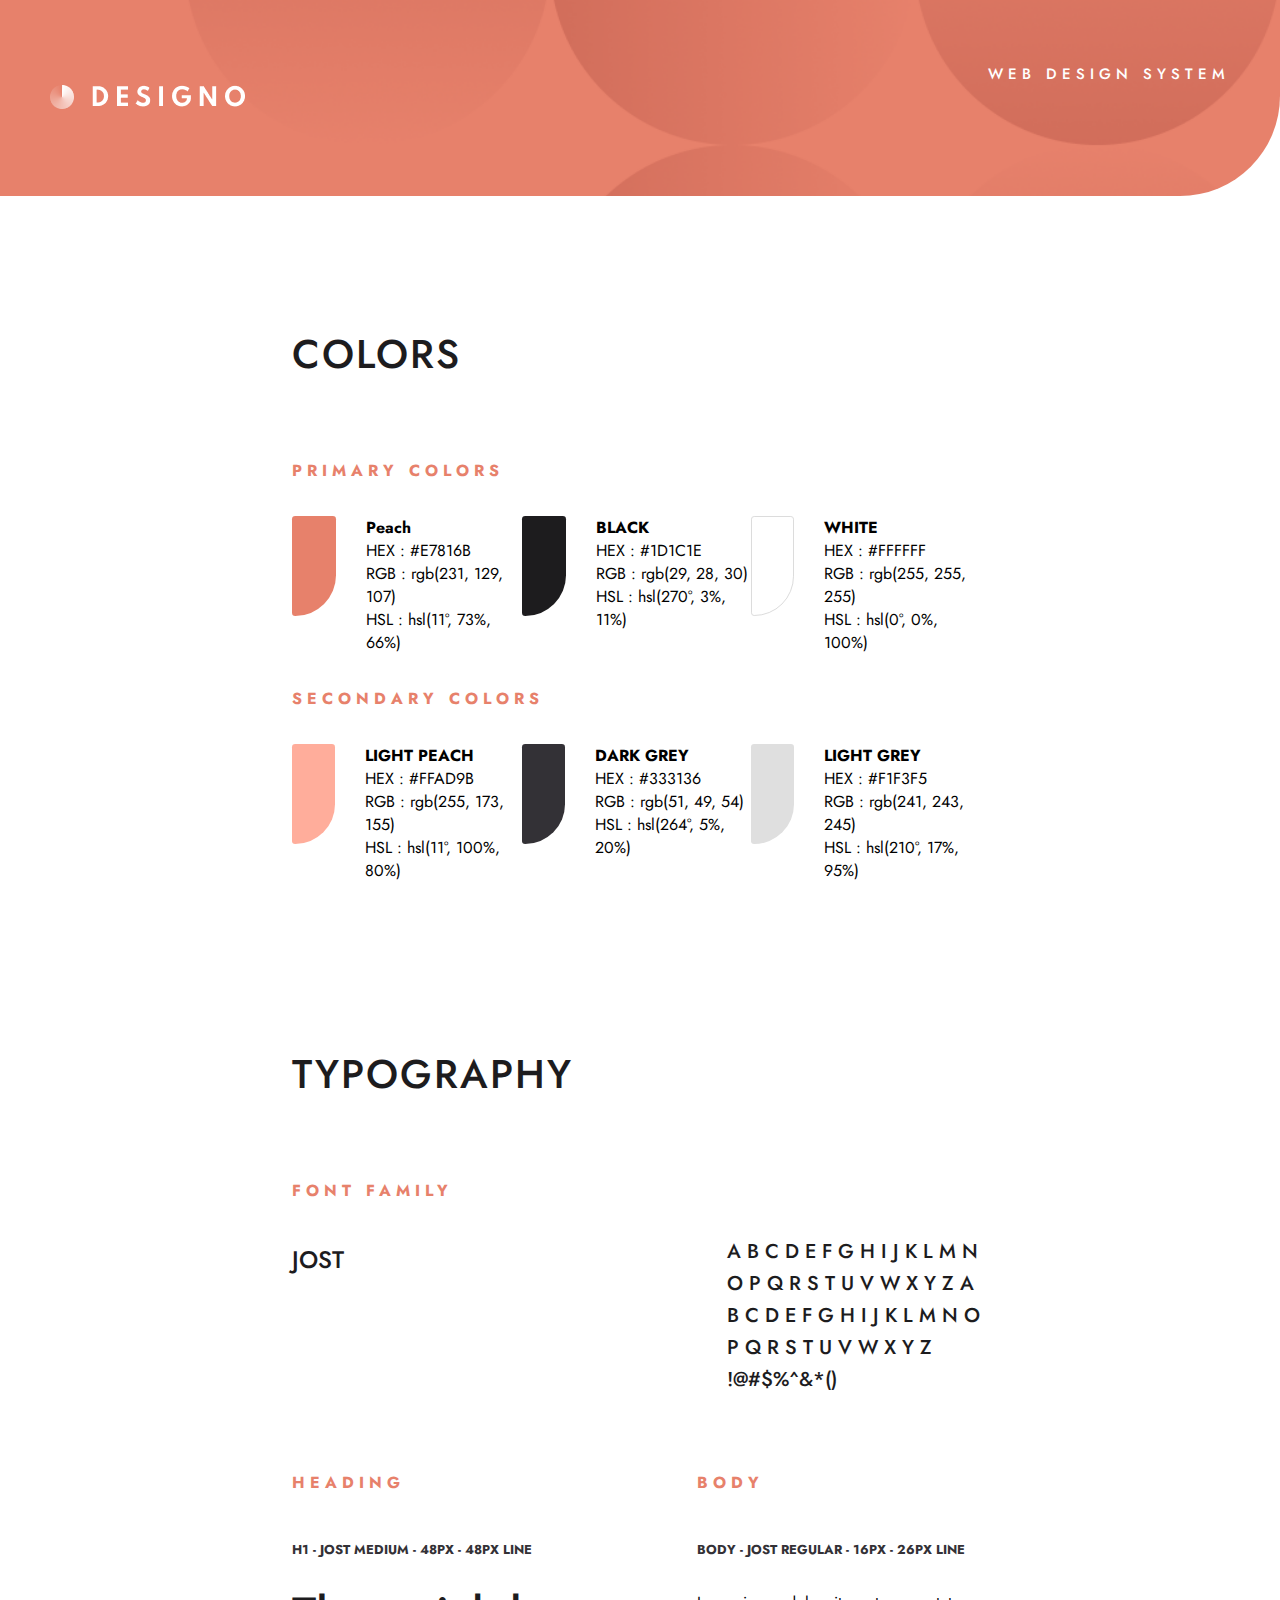
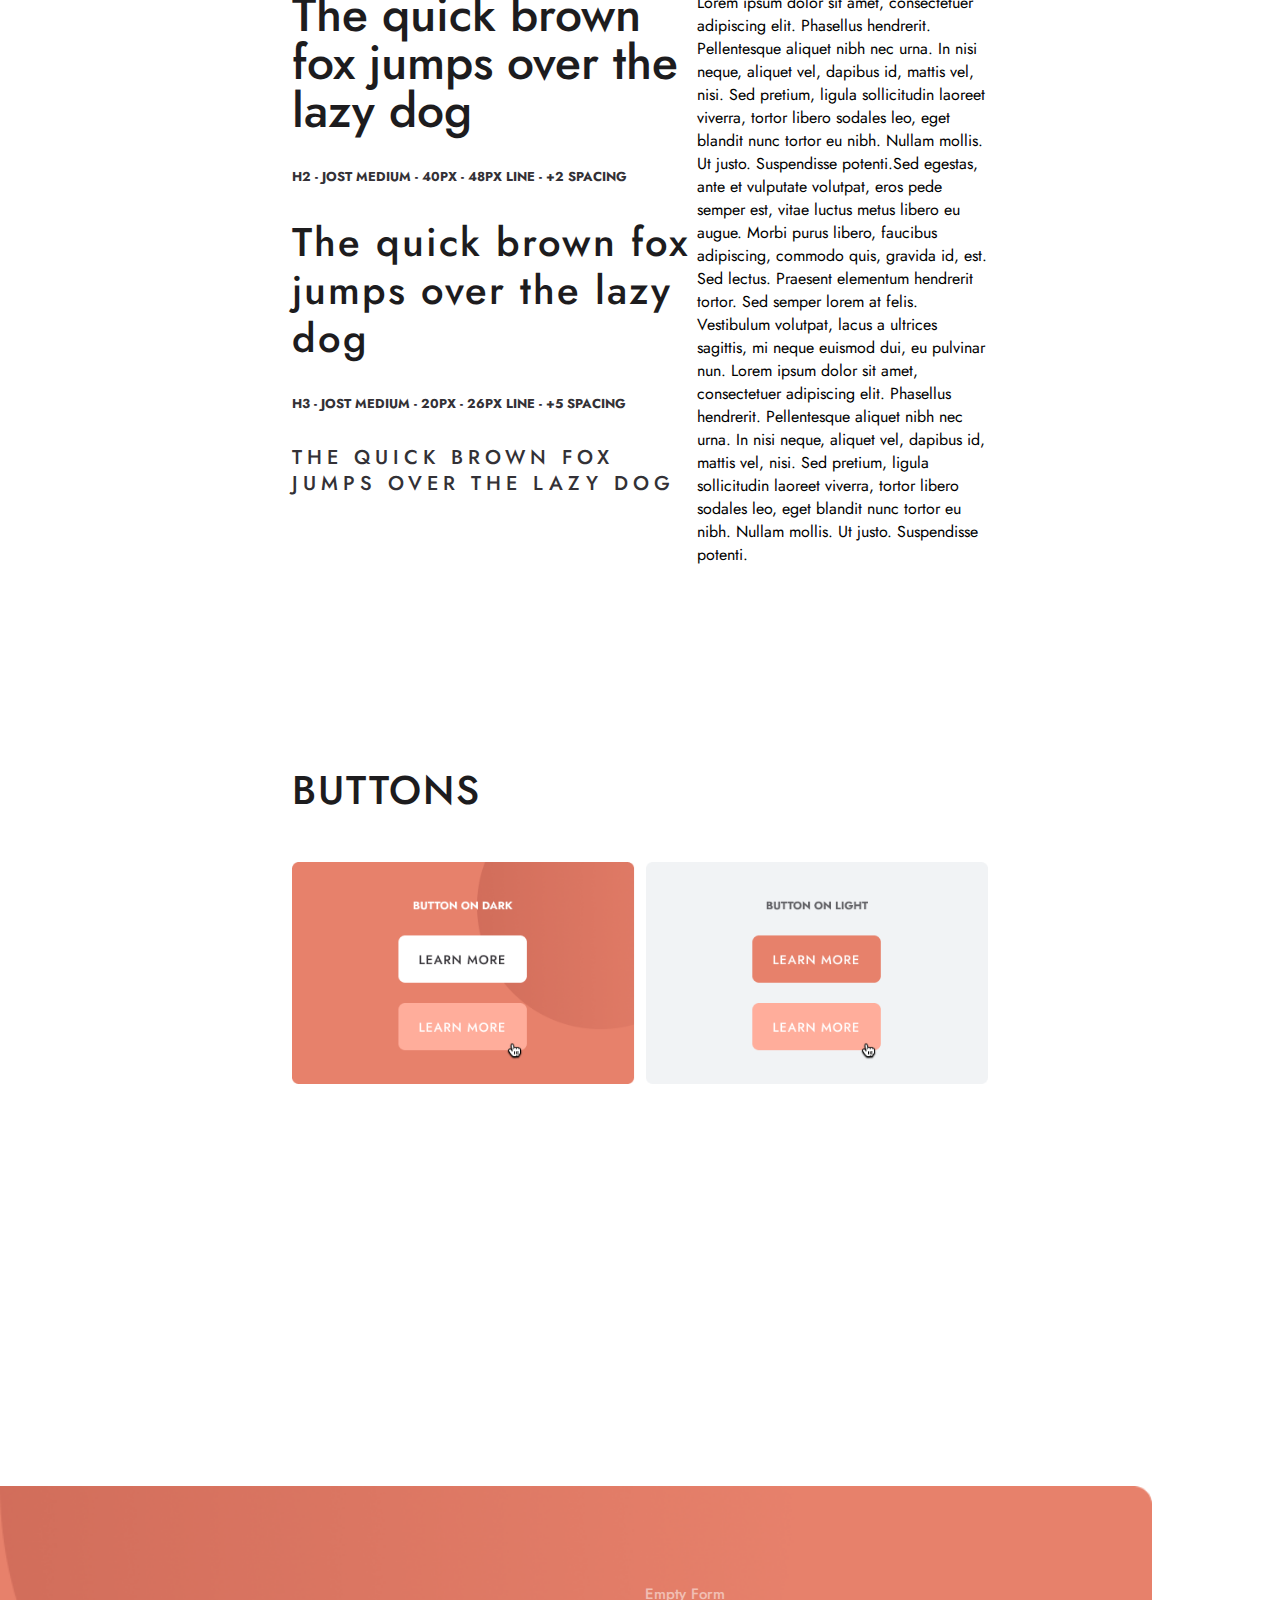
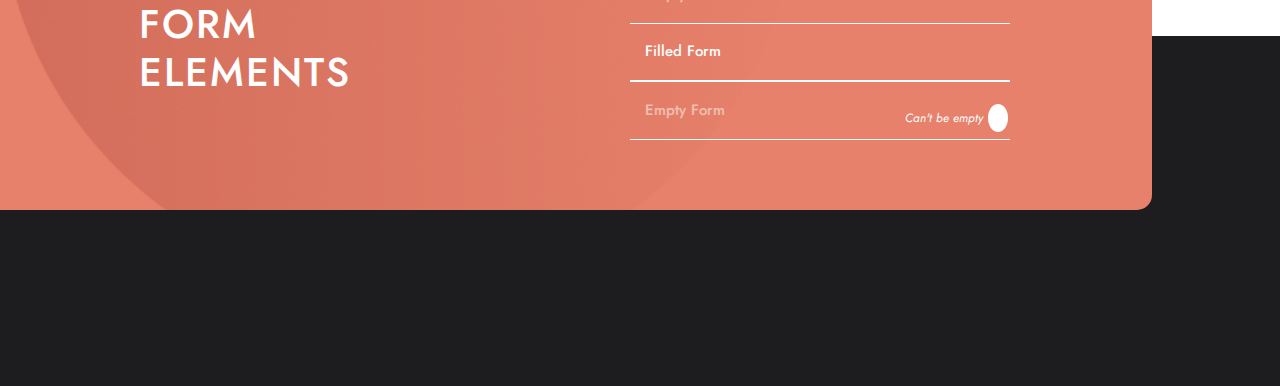
<file: documentation.html>
<html lang="en">
  <head>
    <meta charset="UTF-8" />
    <meta name="viewport" content="width=device-width, initial-scale=1.0" />
    <title>Documentation - DESIGNO</title>
    <link rel="stylesheet" href="./css/style.css" />
    <link rel="stylesheet" href="./css/responsive.css" />
    <link
      rel="stylesheet"
      href="https://cdnjs.cloudflare.com/ajax/libs/font-awesome/6.5.1/css/all.min.css"
      integrity="sha512-DTOQO9RWCH3ppGqcWaEA1BIZOC6xxalwEsw9c2QQeAIftl+Vegovlnee1c9QX4TctnWMn13TZye+giMm8e2LwA=="
      crossorigin="anonymous"
      referrerpolicy="no-referrer"
    />
  </head>

  <body
    style="
      display: flex;
      justify-content: center;
      flex-direction: column;
      align-items: center;
    "
  >
    <div class="main">
      <div class="header">
        <a href="/"><div class="logodoc"></div></a>
        <h2>WEB DESIGN SYSTEM</h2>
      </div>

      <div class="colors">
        <h2>COLORS</h2>
        <div class="color-container">
          <h1>PRIMARY COLORS</h1>
          <div class="box-doc-container">
            <div class="box-doc">
              <div class="in-box-col"></div>
              <ul>
                <b>Peach</b>
                <p>HEX : #E7816B</p>
                <p>RGB : rgb(231, 129, 107)</p>
                <p>HSL : hsl(11°, 73%, 66%)</p>
              </ul>
            </div>
            <div class="box-doc">
              <div class="in-box-col"></div>
              <ul>
                <b>BLACK</b>
                <p>HEX : #1D1C1E</p>
                <p>RGB : rgb(29, 28, 30)</p>
                <p>HSL : hsl(270°, 3%, 11%)</p>
              </ul>
            </div>
            <div class="box-doc">
              <div class="in-box-col"></div>
              <ul>
                <b>WHITE</b>
                <p>HEX : #FFFFFF</p>
                <p>RGB : rgb(255, 255, 255)</p>
                <p>HSL : hsl(0°, 0%, 100%)</p>
              </ul>
            </div>
          </div>
        </div>

        <div class="color-container">
          <h1>SECONDARY COLORS</h1>
          <div class="box-doc-container">
            <div class="box-doc">
              <div class="in-box-col"></div>
              <ul>
                <b>LIGHT PEACH</b>
                <p>HEX : #FFAD9B</p>
                <p>RGB : rgb(255, 173, 155)</p>
                <p>HSL : hsl(11°, 100%, 80%)</p>
              </ul>
            </div>
            <div class="box-doc">
              <div class="in-box-col"></div>
              <ul>
                <b>DARK GREY</b>
                <p>HEX : #333136</p>
                <p>RGB : rgb(51, 49, 54)</p>
                <p>HSL : hsl(264°, 5%, 20%)</p>
              </ul>
            </div>
            <div class="box-doc">
              <div class="in-box-col"></div>
              <ul>
                <b>LIGHT GREY</b>
                <p>HEX : #F1F3F5</p>
                <p>RGB : rgb(241, 243, 245)</p>
                <p>HSL : hsl(210°, 17%, 95%)</p>
              </ul>
            </div>
          </div>
        </div>
      </div>

      <div class="typography">
        <h2>TYPOGRAPHY</h2>
        <div class="color-container">
          <h1>Font Family</h1>
          <div class="font-fa">
            <span>JOST</span>
            <p>
              a b c d e f g h i j k l m n o p q r s t u v w x y z a b c d e f g
              h i j k l m n o p q r s t u v w x y z !@#$%^&*()
            </p>
          </div>

          <div class="font-fa-1">
            <div class="font-fa-box-1">
              <h2>HEADING</h2>
              <h3>H1 - JOST MEDIUM - 48PX - 48PX LINE</h3>
              <p>The quick brown fox jumps over the lazy dog</p>

              <h3>H2 - JOST MEDIUM - 40PX - 48PX LINE - +2 SPACING</h3>
              <p>The quick brown fox jumps over the lazy dog</p>

              <h3>H3 - JOST MEDIUM - 20PX - 26PX LINE - +5 SPACING</h3>
              <p>The quick brown fox jumps over the lazy dog</p>
            </div>
            <div class="font-fa-box-2">
              <h2>BODY</h2>
              <h3>BODY - JOST REGULAR - 16PX - 26PX LINE</h3>
              <p>
                Lorem ipsum dolor sit amet, consectetuer adipiscing elit.
                Phasellus hendrerit. Pellentesque aliquet nibh nec urna. In nisi
                neque, aliquet vel, dapibus id, mattis vel, nisi. Sed pretium,
                ligula sollicitudin laoreet viverra, tortor libero sodales leo,
                eget blandit nunc tortor eu nibh. Nullam mollis. Ut justo.
                Suspendisse potenti.Sed egestas, ante et vulputate volutpat,
                eros pede semper est, vitae luctus metus libero eu augue. Morbi
                purus libero, faucibus adipiscing, commodo quis, gravida id,
                est. Sed lectus. Praesent elementum hendrerit tortor. Sed semper
                lorem at felis. Vestibulum volutpat, lacus a ultrices sagittis,
                mi neque euismod dui, eu pulvinar nun. Lorem ipsum dolor sit
                amet, consectetuer adipiscing elit. Phasellus hendrerit.
                Pellentesque aliquet nibh nec urna. In nisi neque, aliquet vel,
                dapibus id, mattis vel, nisi. Sed pretium, ligula sollicitudin
                laoreet viverra, tortor libero sodales leo, eget blandit nunc
                tortor eu nibh. Nullam mollis. Ut justo. Suspendisse potenti.
              </p>
            </div>
          </div>
        </div>
      </div>

      <div class="buttons">
        <h2>BUTTONS</h2>
        <img src="./img/documentation/Group.png" alt="" />
      </div>
    </div>
    <div class="footer">
      <form>
        <div class="left-doc">
          <h1>
            FORM <br />
            ELEMENTS
          </h1>
        </div>
        <div class="right-doc">
          <input type="text" placeholder="Empty Form" />
          <input
            type="text"
            placeholder="Filled Form"
            style="border-bottom: 2px solid white"
          />
          <input type="text" placeholder="Empty Form" /><span
            >Can't be empty<i class="fa-solid fa-exclamation"></i
          ></span>
        </div>
      </form>
    </div>
  </body>
</html>
</file>
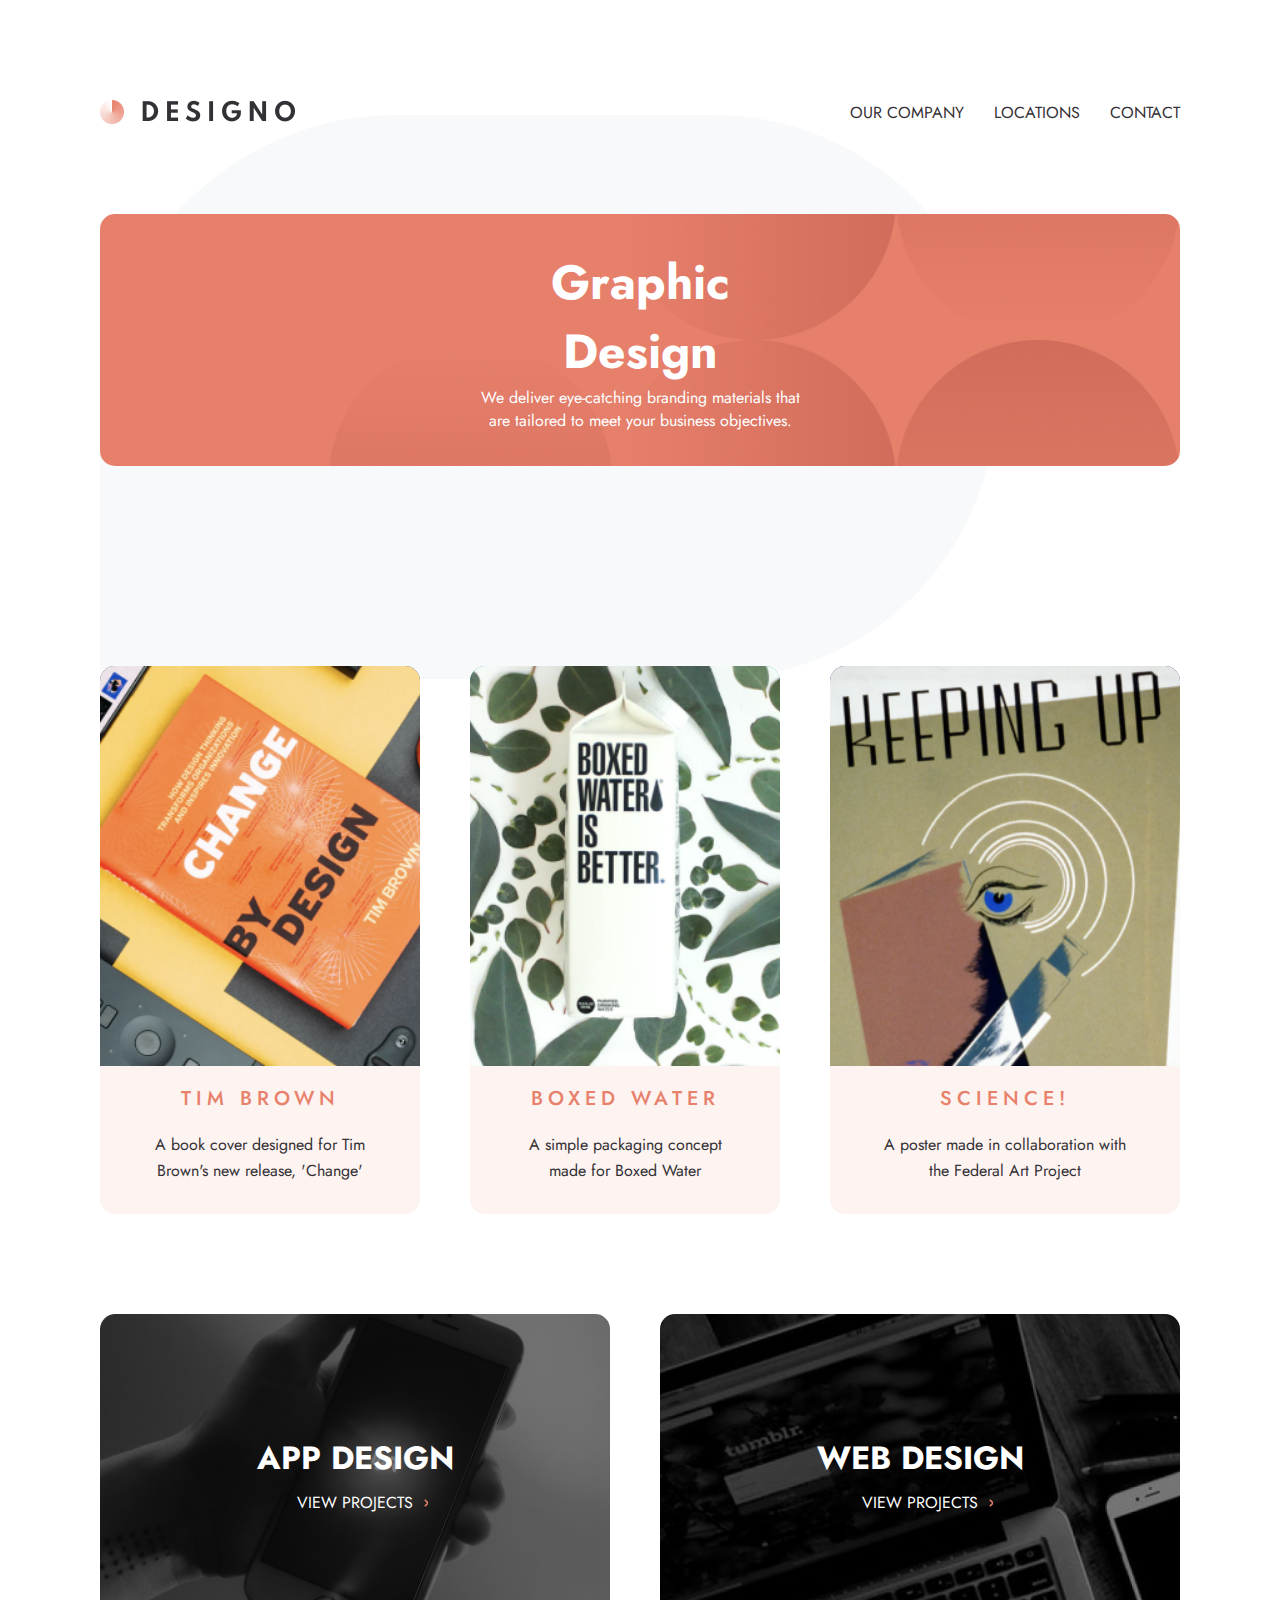
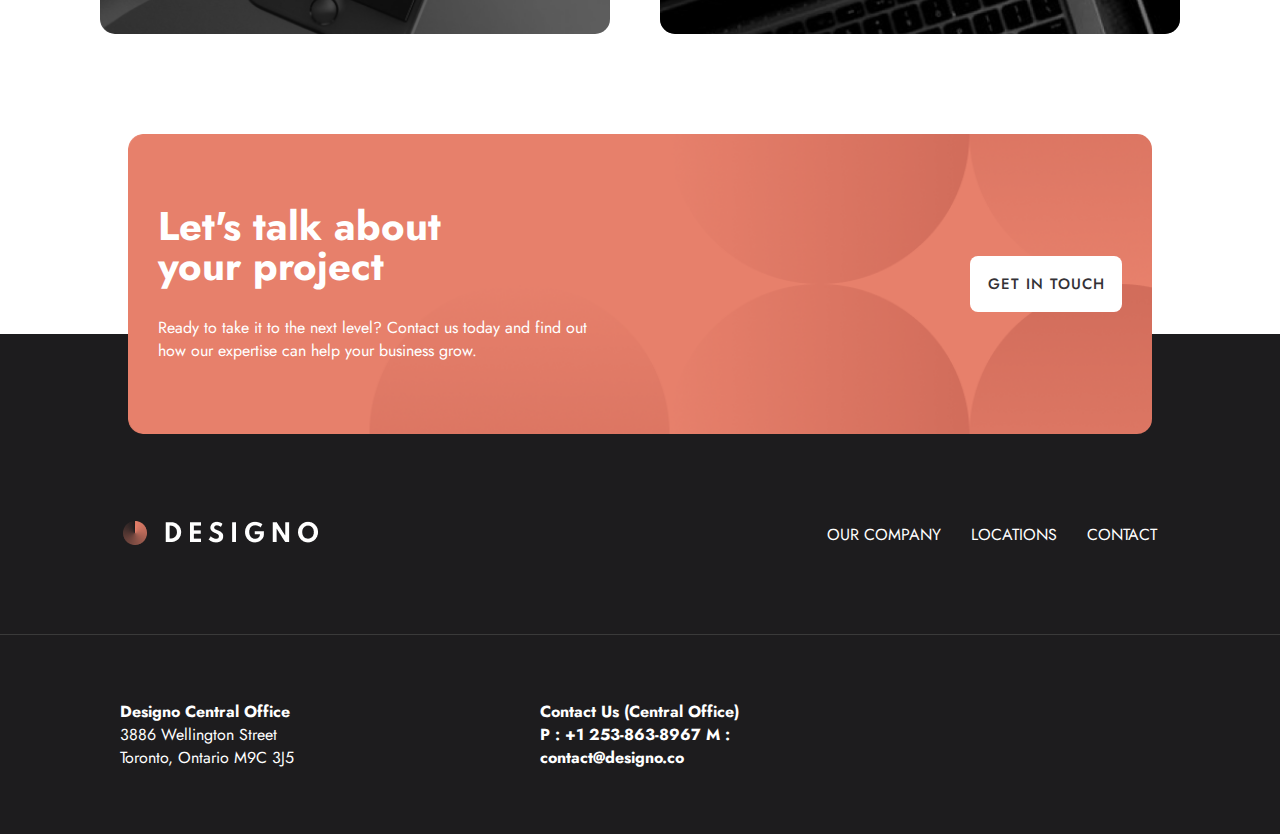
<file: graphic-design.html>
<!DOCTYPE html>
<html lang="en">
  <head>
    <meta charset="UTF-8" />
    <meta name="viewport" content="width=device-width, initial-scale=1.0" />
    <title>Graphic Design - DESIGNO</title>
    <link rel="stylesheet" href="./css/style.css" />
    <link rel="stylesheet" href="./css/responsive.css" />
    <link
      rel="stylesheet"
      href="https://cdnjs.cloudflare.com/ajax/libs/font-awesome/6.5.1/css/all.min.css"
      integrity="sha512-DTOQO9RWCH3ppGqcWaEA1BIZOC6xxalwEsw9c2QQeAIftl+Vegovlnee1c9QX4TctnWMn13TZye+giMm8e2LwA=="
      crossorigin="anonymous"
      referrerpolicy="no-referrer"
    />
  </head>
  <body>
    <header>
      <div class="topbar">
        <a href="/"><div class="logo"></div></a>
        <div class="topnav">
          <ul>
            <li><a href="/about.html">OUR COMPANY</a></li>
            <li><a href="/locations.html">LOCATIONS</a></li>
            <li><a href="/contact.html">CONTACT</a></li>
          </ul>
        </div>

        <div class="burger">
          <input type="checkbox" name="fordCheckBox" id="openburger" />
          <label for="openburger">
            <div class="burgermenu">
              <ul>
                <li><a href="/about.html">OUR COMPANY</a></li>
            <li><a href="/locations.html">LOCATIONS</a></li>
            <li><a href="/contact.html">CONTACT</a></li>
              </ul>
            </div>
            <div class="navoverlay"></div>
          </label>
        </div>
      </div>

      

      <div class="slider-web">
        <ul>
          <h1>Graphic Design</h1>
          <p>
            We deliver eye-catching branding materials that are tailored to meet
            your business objectives.
          </p>
        </ul>
      </div>

      <div class="rect-1"></div>
    </header>

    <main>
      <div class="section-2">
        <div class="designs">
          <div class="prod">
            <img src="./img/design-graph/Bitmap.png" alt="TIM BROWN" />
            <h1>TIM BROWN</h1>
            <p>A book cover designed for Tim Brown's new release, 'Change'</p>
          </div>
          <div class="prod">
            <img src="./img/design-graph/Bitmap (1).png" alt="BOXED WATER" />
            <h1>BOXED WATER</h1>
            <p>A simple packaging concept made for Boxed Water</p>
          </div>
          <div class="prod">
            <img src="./img/design-graph/Bitmap (2).png" alt="SCIENCE!" />
            <h1>SCIENCE!</h1>
            <p>
                A poster made in collaboration with the Federal Art Project
            </p>
          </div>
        </div>
      </div>

      <div class="section-1">
        <div class="projects-2">
          <div class="box app">
            <div class="boxoverlay"></div>
            <h1>APP DESIGN</h1>
            <a href="/app-design.html"><p>VIEW PROJECTS</p></a>
          </div>
          <div class="box app-2">
            <div class="boxoverlay"></div>
            <h1>WEB DESIGN</h1>
            <a href="/web-design.html"><p>VIEW PROJECTS</p></a>
          </div>
        </div>
      </div>
    </main>
    <footer>
      <div class="intro">
        <div class="left">
          <h1>Let's talk about your project</h1>
          <p>
            Ready to take it to the next level? Contact us today and find out
            how our expertise can help your business grow.
          </p>
        </div>

        <div class="right">
          <a href="/documentation.html">Get in touch</a>
        </div>
      </div>
      <div class="div-2">
        <div class="fotmenu">
          <a href="/"><div class="flogo"></div></a>
          <div class="futnav">
            <ul>
              <li><a href="/about.html">OUR COMPANY</a></li>
              <li><a href="/locations.html">LOCATIONS</a></li>
              <li><a href="/contact.html">CONTACT</a></li>
            </ul>
          </div>
        </div>
        <div class="futinfo">
          <div class="info">
            <b>Designo Central Office</b>
            <p>3886 Wellington Street Toronto, Ontario M9C 3J5</p>
          </div>
          <div class="info">
            <b>Contact Us (Central Office) P : +1 253-863-8967</b>
            <b>M : contact@designo.co</b>
          </div>
          <div class="info">
            <i class="fa-brands fa-square-facebook"></i>
            <i class="fa-brands fa-square-youtube"></i>
            <i class="fa-brands fa-twitter"></i>
            <i class="fa-brands fa-pinterest"></i>
            <i class="fa-brands fa-instagram"></i>
          </div>
        </div>
      </div>
    </footer>
  </body>
  <div class="blackback"></div>
</html>
</file>
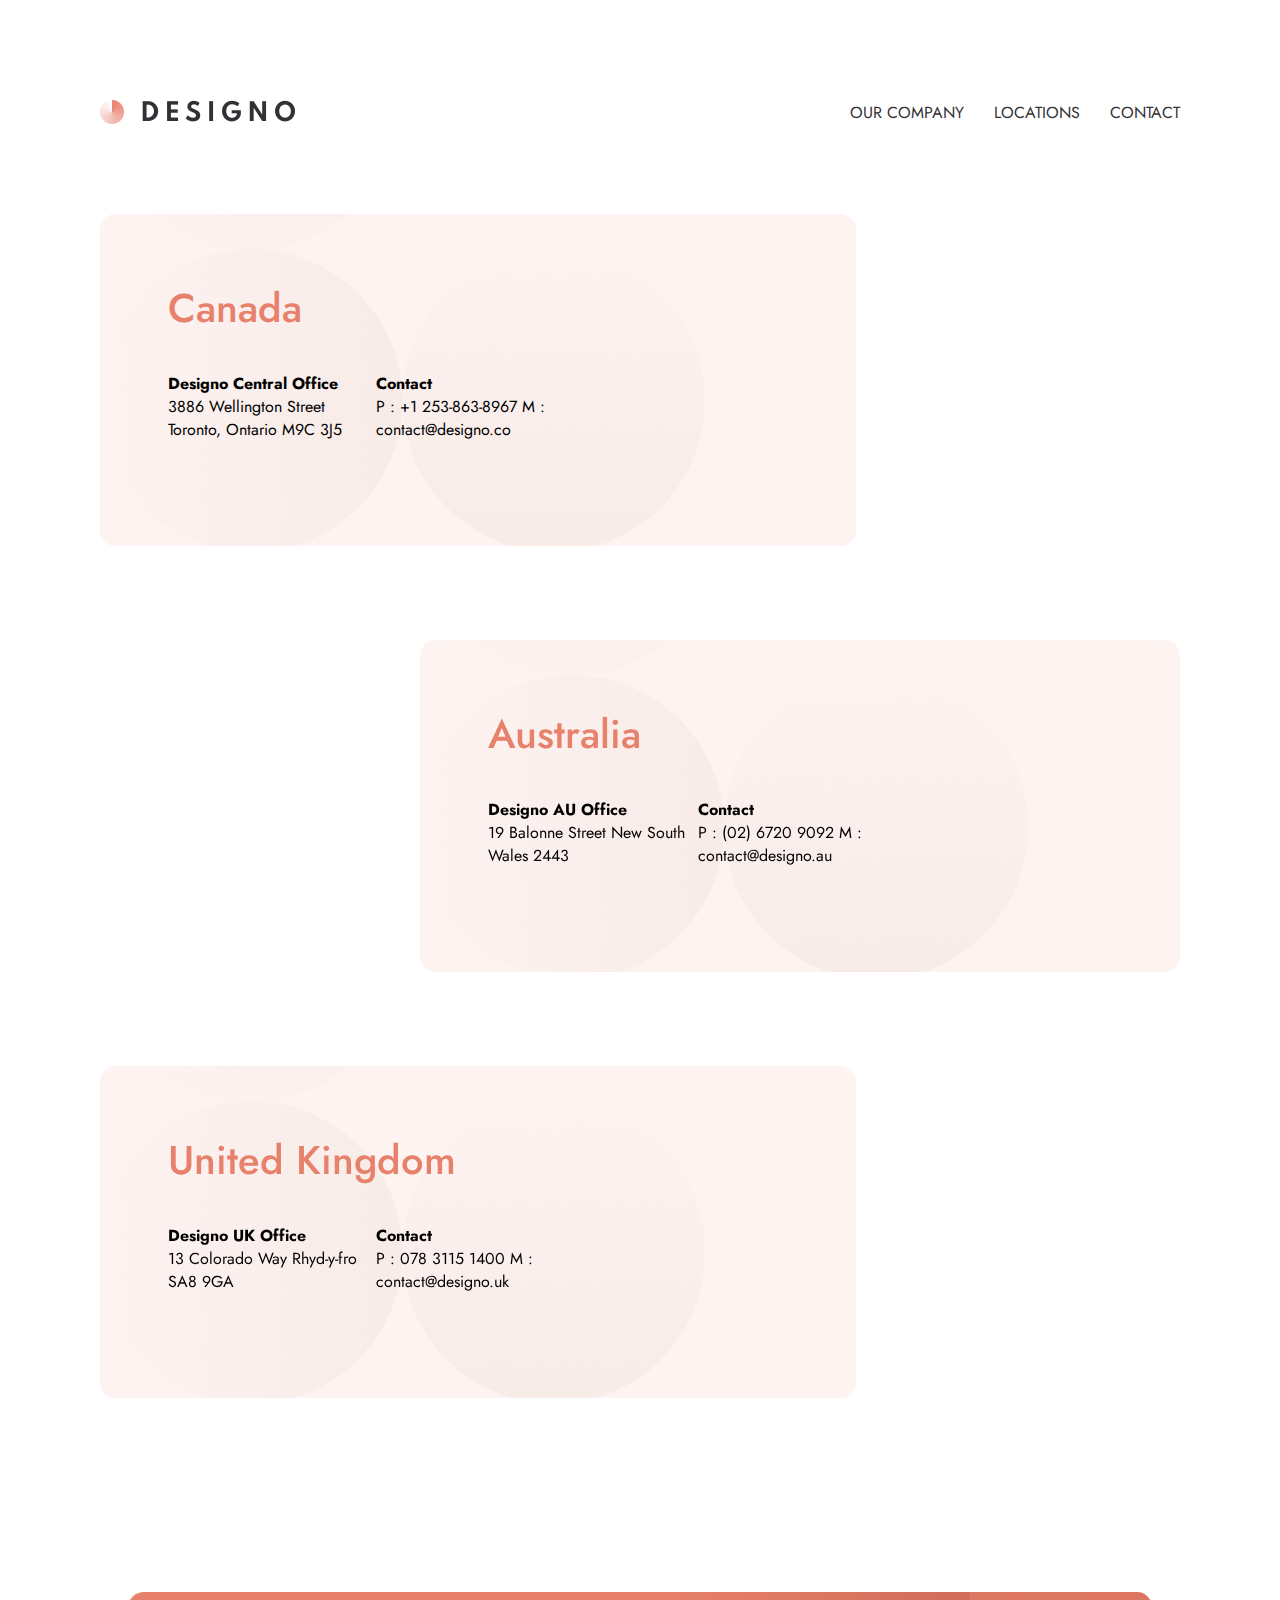
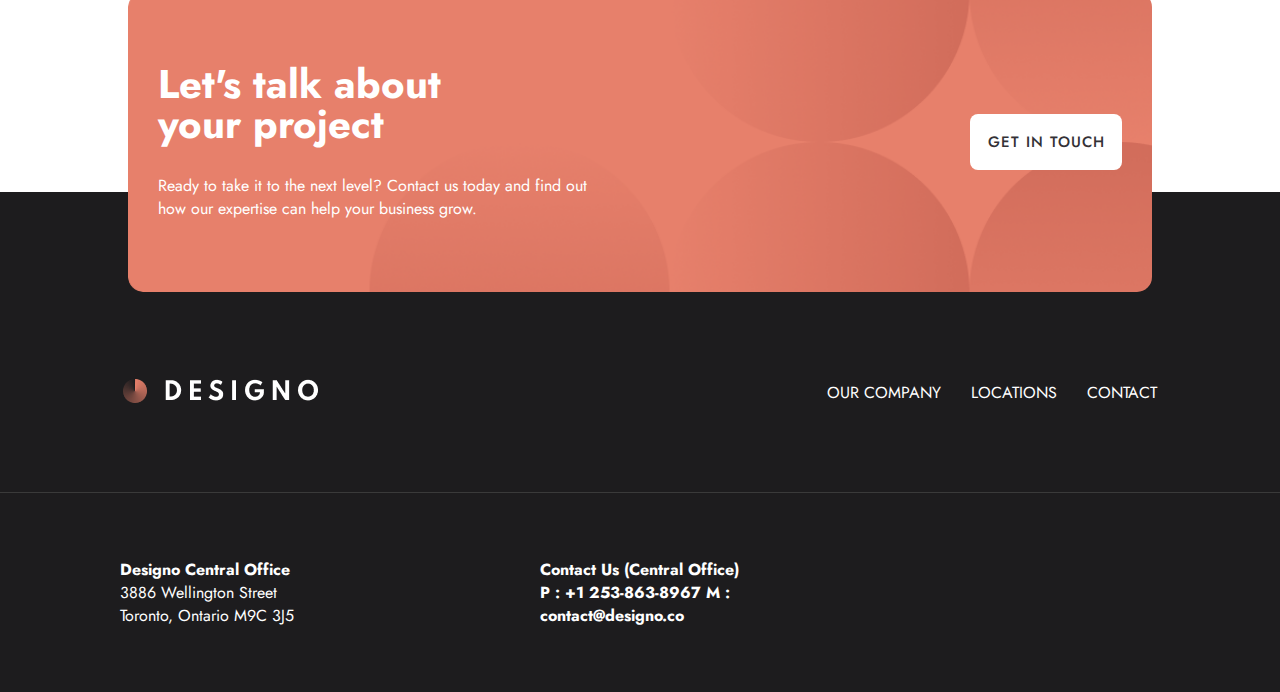
<file: locations.html>
<!DOCTYPE html>
<html lang="en">
  <head>
    <meta charset="UTF-8" />
    <meta name="viewport" content="width=device-width, initial-scale=1.0" />
    <title>Locations - DESIGNO</title>
    <link rel="stylesheet" href="./css/style.css" />
    <link rel="stylesheet" href="./css/responsive.css" />
    <link
      rel="stylesheet"
      href="https://cdnjs.cloudflare.com/ajax/libs/font-awesome/6.5.1/css/all.min.css"
      integrity="sha512-DTOQO9RWCH3ppGqcWaEA1BIZOC6xxalwEsw9c2QQeAIftl+Vegovlnee1c9QX4TctnWMn13TZye+giMm8e2LwA=="
      crossorigin="anonymous"
      referrerpolicy="no-referrer"
    />
  </head>
  <body>
    <header>
      <div class="topbar">
        <a href="/"><div class="logo"></div></a>
        <div class="topnav">
          <ul>
            <li><a href="/about.html">OUR COMPANY</a></li>
            <li><a href="/locations.html">LOCATIONS</a></li>
            <li><a href="/contact.html">CONTACT</a></li>
          </ul>
        </div>

        <div class="burger">
          <input type="checkbox" name="fordCheckBox" id="openburger" />
          <label for="openburger">
            <div class="burgermenu">
              <ul>
                <li><a href="/about.html">OUR COMPANY</a></li>
            <li><a href="/locations.html">LOCATIONS</a></li>
            <li><a href="/contact.html">CONTACT</a></li>
              </ul>
            </div>
            <div class="navoverlay"></div>
          </label>
        </div>
      </div>

      

      <div class="section-1 loc-boxses">
        <div class="locbox">
          <div class="loc">
            <h1>Canada</h1>
            <p>
              <b>Designo Central Office</b><br />
              3886 Wellington Street Toronto, Ontario M9C 3J5
            </p>
            <p>
              <b>Contact</b><br />
              P : +1 253-863-8967 M : contact@designo.co
            </p>
          </div>
          <div class="map">
            <iframe
              src="https://www.google.com/maps/embed?pb=!1m18!1m12!1m3!1d42963354.221848585!2d-135.47675340183272!3d48.910151930345776!2m3!1f0!2f0!3f0!3m2!1i1024!2i768!4f13.1!3m3!1m2!1s0x4b0d03d337cc6ad9%3A0x9968b72aa2438fa5!2z4YOZ4YOQ4YOc4YOQ4YOT4YOQ!5e0!3m2!1ska!2sge!4v1703365646091!5m2!1ska!2sge"
              width="100%"
              height="326px"
              style="border: 0; border-radius: 15px"
              allowfullscreen=""
              loading="lazy"
              referrerpolicy="no-referrer-when-downgrade"
            ></iframe>
          </div>
        </div>

        <div class="locbox sec-loc">
          <div class="map">
            <iframe
              src="https://www.google.com/maps/embed?pb=!1m18!1m12!1m3!1d65272641.88073534!2d49.91476097022571!3d-3.1143078479530577!2m3!1f0!2f0!3f0!3m2!1i1024!2i768!4f13.1!3m3!1m2!1s0x2b2bfd076787c5df%3A0x538267a1955b1352!2z4YOQ4YOV4YOh4YOi4YOg4YOQ4YOa4YOY4YOQ!5e0!3m2!1ska!2sge!4v1703366710651!5m2!1ska!2sge"
              width="100%"
              height="326px"
              style="border: 0; border-radius: 15px"
              allowfullscreen=""
              loading="lazy"
              referrerpolicy="no-referrer-when-downgrade"
            ></iframe>
          </div>
          <div class="loc">
            <h1>Australia</h1>
            <p>
              <b>Designo AU Office</b><br />
              19 Balonne Street New South Wales 2443
            </p>
            <p>
              <b>Contact</b><br />
              P : (02) 6720 9092 M : contact@designo.au
            </p>
          </div>
        </div>

        <div class="locbox">
          <div class="loc">
            <h1>United Kingdom</h1>
            <p>
              <b>Designo UK Office</b><br />
              13 Colorado Way Rhyd-y-fro SA8 9GA
            </p>
            <p>
              <b>Contact</b><br />
              P : 078 3115 1400 M : contact@designo.uk
            </p>
          </div>
          <div class="map">
            <iframe
              src="https://www.google.com/maps/embed?pb=!1m18!1m12!1m3!1d9581920.685785417!2d-15.003125630051954!3d54.10324535483958!2m3!1f0!2f0!3f0!3m2!1i1024!2i768!4f13.1!3m3!1m2!1s0x25a3b1142c791a9%3A0xc4f8a0433288257a!2z4YOS4YOQ4YOU4YOg4YOX4YOY4YOQ4YOc4YOU4YOR4YOj4YOa4YOYIOGDoeGDkOGDm-GDlOGDpOGDnQ!5e0!3m2!1ska!2sge!4v1703366754410!5m2!1ska!2sge"
              width="100%"
              height="326px"
              style="border: 0; border-radius: 15px"
              allowfullscreen=""
              loading="lazy"
              referrerpolicy="no-referrer-when-downgrade"
            ></iframe>
          </div>
        </div>
      </div>
    </header>
    <footer>
      <div class="intro">
        <div class="left">
          <h1>Let's talk about your project</h1>
          <p>
            Ready to take it to the next level? Contact us today and find out
            how our expertise can help your business grow.
          </p>
        </div>

        <div class="right">
          <a href="/documentation.html">Get in touch</a>
        </div>
      </div>
      <div class="div-2">
        <div class="fotmenu">
          <a href="/"><div class="flogo"></div></a>
          <div class="futnav">
            <ul>
              <li><a href="/about.html">OUR COMPANY</a></li>
              <li><a href="/locations.html">LOCATIONS</a></li>
              <li><a href="/contact.html">CONTACT</a></li>
            </ul>
          </div>
        </div>
        <div class="futinfo">
          <div class="info">
            <b>Designo Central Office</b>
            <p>3886 Wellington Street Toronto, Ontario M9C 3J5</p>
          </div>
          <div class="info">
            <b>Contact Us (Central Office) P : +1 253-863-8967</b>
            <b>M : contact@designo.co</b>
          </div>
          <div class="info">
            <i class="fa-brands fa-square-facebook"></i>
            <i class="fa-brands fa-square-youtube"></i>
            <i class="fa-brands fa-twitter"></i>
            <i class="fa-brands fa-pinterest"></i>
            <i class="fa-brands fa-instagram"></i>
          </div>
        </div>
      </div>
    </footer>
  </body>
  <div class="blackback"></div>
</html>
</file>
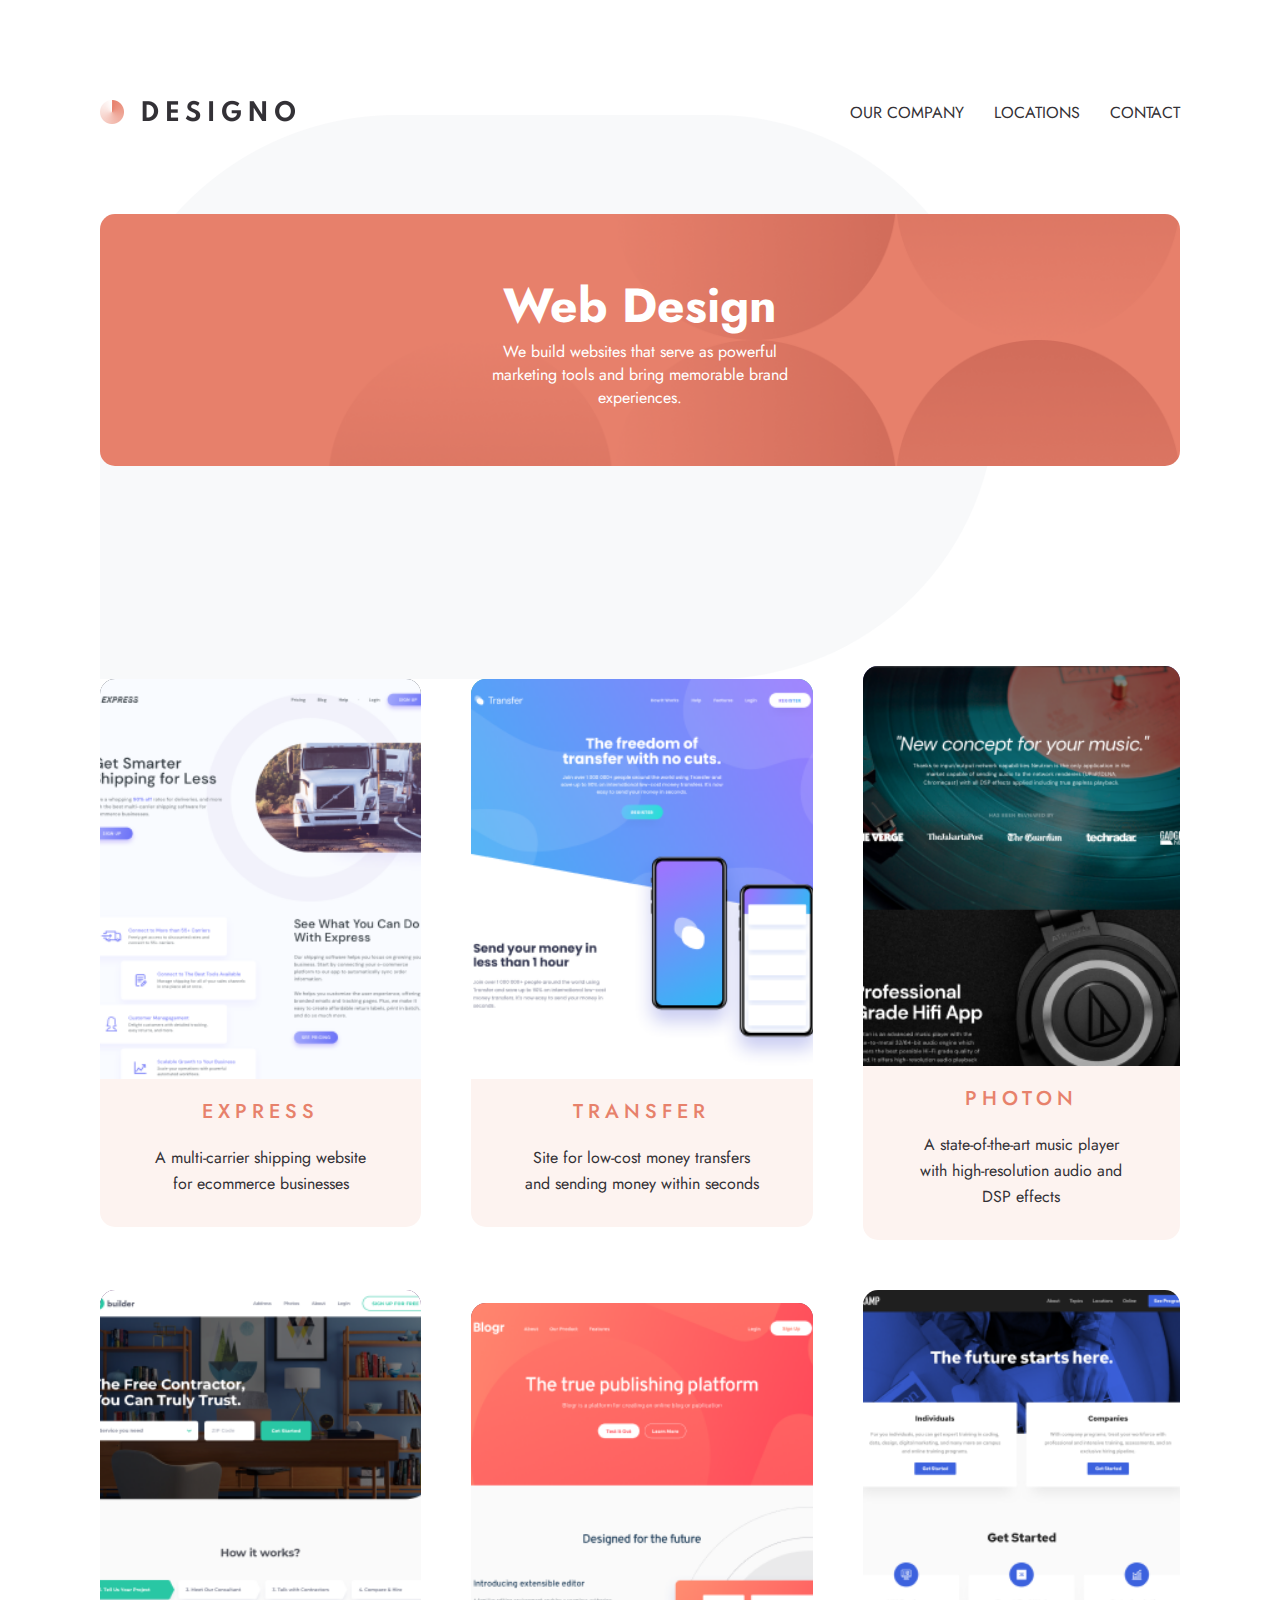
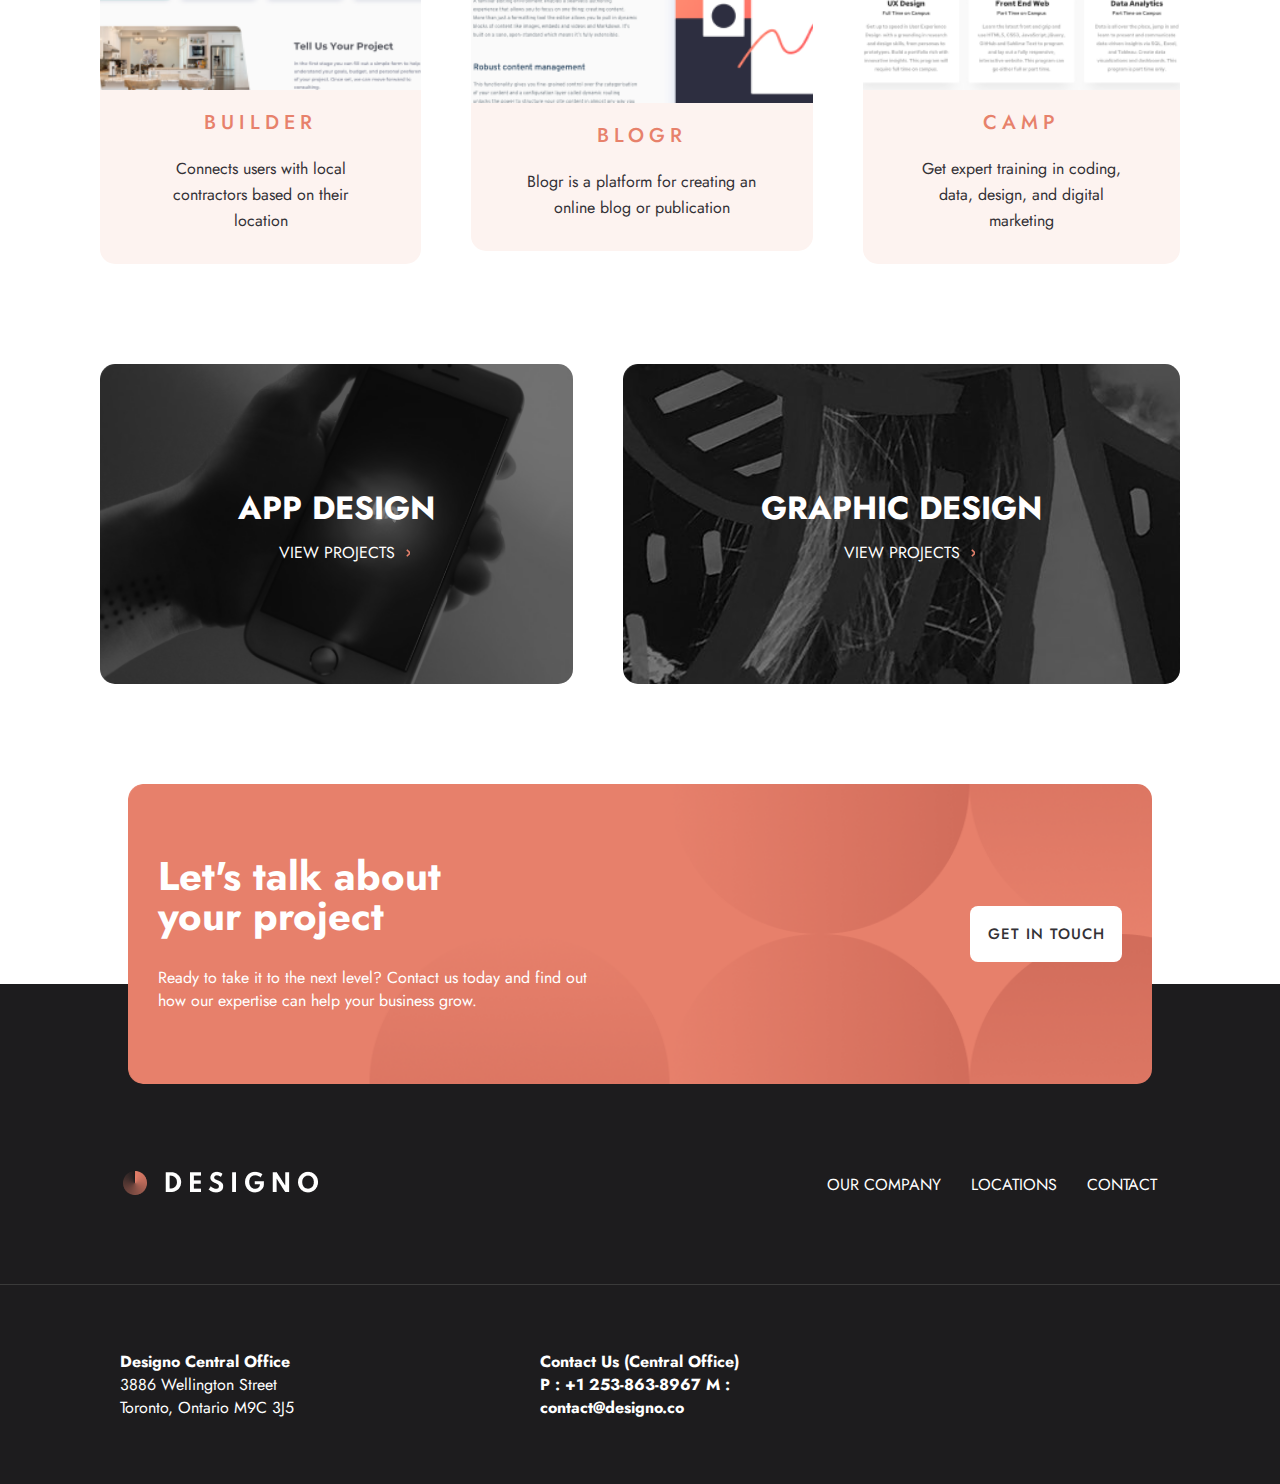
<file: web-design.html>
<!DOCTYPE html>
<html lang="en">
  <head>
    <meta charset="UTF-8" />
    <meta name="viewport" content="width=device-width, initial-scale=1.0" />
    <title>Web Design - DESIGNO</title>
    <link rel="stylesheet" href="./css/style.css" />
    <link rel="stylesheet" href="./css/responsive.css" />
    <link
      rel="stylesheet"
      href="https://cdnjs.cloudflare.com/ajax/libs/font-awesome/6.5.1/css/all.min.css"
      integrity="sha512-DTOQO9RWCH3ppGqcWaEA1BIZOC6xxalwEsw9c2QQeAIftl+Vegovlnee1c9QX4TctnWMn13TZye+giMm8e2LwA=="
      crossorigin="anonymous"
      referrerpolicy="no-referrer"
    />
  </head>
  <body>
    <header>
      <div class="topbar">
        <a href="/"><div class="logo"></div></a>
        <div class="topnav">
          <ul>
            <li><a href="/about.html">OUR COMPANY</a></li>
            <li><a href="/locations.html">LOCATIONS</a></li>
            <li><a href="/contact.html">CONTACT</a></li>
          </ul>
        </div>

        <div class="burger">
          <input type="checkbox" name="fordCheckBox" id="openburger" />
          <label for="openburger">
            <div class="burgermenu">
              <ul>
                <li><a href="/about.html">OUR COMPANY</a></li>
                <li><a href="/locations.html">LOCATIONS</a></li>
                <li><a href="/contact.html">CONTACT</a></li>
              </ul>
            </div>
            <div class="navoverlay"></div>
          </label>
        </div>
      </div>

      <div class="slider-web">
        <ul>
          <h1>Web Design</h1>
          <p>
            We build websites that serve as powerful marketing tools and bring
            memorable brand experiences.
          </p>
        </ul>
      </div>

      <div class="rect-1"></div>
    </header>

    <main>
      <div class="section-2">
        <div class="designs">
          <div class="prod">
            <img src="./img/designs/Express - Desktop.png" alt="EXPRESS" />
            <h1>EXPRESS</h1>
            <p>A multi-carrier shipping website for ecommerce businesses</p>
          </div>
          <div class="prod">
            <img src="./img/designs/Transfer - Desktop.png" alt="TRANSFER" />
            <h1>TRANSFER</h1>
            <p>
              Site for low-cost money transfers and sending money within seconds
            </p>
          </div>
          <div class="prod">
            <img src="./img/designs/Photon - Desktop.png" alt="PHOTON" />
            <h1>PHOTON</h1>
            <p>
              A state-of-the-art music player with high-resolution audio and DSP
              effects
            </p>
          </div>
          <div class="prod">
            <img src="./img/designs/Builder - Desktop.png" alt="BUILDER" />
            <h1>BUILDER</h1>
            <p>Connects users with local contractors based on their location</p>
          </div>
          <div class="prod">
            <img src="./img/designs/Blogr - Desktop.png" alt="BLOGR" />
            <h1>BLOGR</h1>
            <p>
              Blogr is a platform for creating an online blog or publication
            </p>
          </div>
          <div class="prod">
            <img src="./img/designs/Camp - Desktop.png" alt="CAMP" />
            <h1>CAMP</h1>
            <p>
              Get expert training in coding, data, design, and digital marketing
            </p>
          </div>
        </div>
      </div>

      <div class="section-1">
        <div class="projects-2">
          <div class="box app">
            <div class="boxoverlay"></div>
            <h1>APP DESIGN</h1>
            <a href="/app-design.html"><p>VIEW PROJECTS</p></a>
          </div>
          <div class="box proj">
            <div class="boxoverlay"></div>
            <h1>GRAPHIC DESIGN</h1>
            <a href="/graphic-design.html"><p>VIEW PROJECTS</p></a>
          </div>
        </div>
      </div>
    </main>
    <footer>
      <div class="intro">
        <div class="left">
          <h1>Let's talk about your project</h1>
          <p>
            Ready to take it to the next level? Contact us today and find out
            how our expertise can help your business grow.
          </p>
        </div>

        <div class="right">
          <a href="/documentation.html">Get in touch</a>
        </div>
      </div>
      <div class="div-2">
        <div class="fotmenu">
          <a href="/"><div class="flogo"></div></a>
          <div class="futnav">
            <ul>
              <li><a href="/about.html">OUR COMPANY</a></li>
              <li><a href="/locations.html">LOCATIONS</a></li>
              <li><a href="/contact.html">CONTACT</a></li>
            </ul>
          </div>
        </div>
        <div class="futinfo">
          <div class="info">
            <b>Designo Central Office</b>
            <p>3886 Wellington Street Toronto, Ontario M9C 3J5</p>
          </div>
          <div class="info">
            <b>Contact Us (Central Office) P : +1 253-863-8967</b>
            <b>M : contact@designo.co</b>
          </div>
          <div class="info">
            <i class="fa-brands fa-square-facebook"></i>
            <i class="fa-brands fa-square-youtube"></i>
            <i class="fa-brands fa-twitter"></i>
            <i class="fa-brands fa-pinterest"></i>
            <i class="fa-brands fa-instagram"></i>
          </div>
        </div>
      </div>
    </footer>
  </body>
  <div class="blackback"></div>
</html>
</file>
<file: css/style.css>
@import url("https://fonts.googleapis.com/css2?family=Jost:wght@300;400&display=swap");

* {
  margin: 0;
  padding: 0;
  box-sizing: border-box;
  font-family: "Jost", sans-serif;
}

li {
  list-style: none;
}

a {
  text-decoration: none;
}

header {
  display: flex;
  flex-direction: column;
  padding: 100px;
  min-height: 40vh;
  position: relative;
}

.rect-1 {
  background-image: url(../img/Rectangle.png);
  background-repeat: no-repeat;
  position: absolute;
  bottom: -20%;
  width: 70%;
  height: 564px;
  border-radius: 297px 297px 297px 0px;
  z-index: 1;
}

.rect-2 {
  background-image: url(../img/Rectangle.png);
  background-repeat: no-repeat;
  position: absolute;
  bottom: 0;
  right: -20%;
  width: 70%;
  height: 564px;
  border-radius: 297px 297px 297px 0px;
  z-index: 1;
}

.topbar {
  display: flex;
  justify-content: space-between;
  align-items: center;
  margin-bottom: 90px;
}

.logo {
  background-image: url(../img/logo.png);
  width: 196px;
  height: 24px;
  background-size: contain;
  position: relative;
  z-index: 5;
}

.burger {
  display: none;
}

.burgermenu {
  transition: opacity 1s;
  opacity: 0;
  height: 0;
  overflow: hidden;
}

.navoverlay {
  opacity: 0;
  transition: opacity 1s;
}

.burgermenu ul li {
  padding: 30px;
  color: #fff;
  font-size: 20px;
  line-height: 25px;
  letter-spacing: -0.143px;
}

.burgermenu a {
  color: white;
}

.burger input[type="checkbox"] {
  display: none;
}

.burger input[type="checkbox"] + label {
  display: block;
  background: url(../img/nav-button.svg) no-repeat;
  height: 35px;
  width: 25px;
  background-size: 100%;
  transition: 0.5s;
}

.burger input[type="checkbox"]:checked ~ label .burgermenu {
  opacity: 1;
  height: auto;
  width: 100%;
  background-color: rgb(0, 0, 0);
  position: absolute;
  z-index: 10;
  top: 96px;
  left: 0;
}

.burger input[type="checkbox"]:checked ~ label .navoverlay {
  background: black;
  width: 100%;
  height: 300vh;
  opacity: 0.5;
  position: absolute;
  z-index: 9;
  top: 96px;
  left: 0;
}

.topnav ul {
  display: flex;
  gap: 30px;
}

.topnav ul li a {
  color: #333136;
}

.topnav ul li a:hover {
  cursor: pointer;
  text-decoration: underline;
}

.slider {
  width: 100%;
  height: 640px;
  background-image: url(../img/slider.png);
  background-size: cover;
  background-position: center;
  display: flex;
  flex-direction: column;
  justify-content: center;
  border-radius: 15px;
  position: relative;
  z-index: 5;
}

.slider ul {
  width: 40%;
  margin-left: 70px;
  display: flex;
  flex-direction: column;
  gap: 40px;
}

.slider ul h1 {
  font-size: 48px;
  color: white;
  line-height: 48px;
}

.slider ul p {
  font-size: 16px;
  color: white;
}

.slider ul a {
  border-radius: 8px;
  background: #fff;
  width: 152px;
  height: 56px;
  display: grid;
  place-items: center;
  color: #333136;
  transition: 0.5s;
}

.slider ul a:hover {
  background: #ffad9b;
  color: white;
}

.slider-about {
  width: 100%;
  height: 480px;
  background-image: url(../img/slider-about.png);
  background-size: cover;
  background-position: center;
  display: flex;
  flex-direction: row;
  justify-content: space-between;
  align-items: center;
  border-radius: 15px;
  position: relative;
  z-index: 5;
}

.slider-about img {
  width: 40%;
  height: 480px;
  object-fit: cover;
  border-top-right-radius: 15px;
  border-bottom-right-radius: 15px;
}

.slider-about form {
  width: 40%;
  margin-right: 70px;
  display: flex;
  flex-direction: column;
}

.slider-about form input {
  background: none;
  border: none;
  border-bottom: 1px solid white;
  outline: none;
  padding: 20px;
}

.slider-about form input:nth-child(4) {
  padding-bottom: 100px;
}

.slider-about form ul {
  width: 90%;
  display: flex;
  justify-content: end;
  flex-direction: row-reverse;
  padding: 20px;
}

.slider-about form .submit {
  width: 152px;
  height: 56px;
  border-radius: 8px;
  background: #fff;
  color: #333136;
  text-align: center;
  font-size: 15px;
  font-weight: 500;
  letter-spacing: 1px;
  text-transform: uppercase;
  border: none;
}

input::placeholder {
  color: #fff;
  font-size: 15px;
  font-weight: 500;
  line-height: 26px;
  opacity: 0.5;
}

.slider-about ul {
  width: 40%;
  margin-left: 70px;
  display: flex;
  flex-direction: column;
  gap: 40px;
}

.slider-about ul h1 {
  font-size: 48px;
  color: white;
  line-height: 48px;
}

.slider-about ul p {
  font-size: 16px;
  color: white;
}

.slider-web ul h1 {
  font-size: 48px;
}

.second {
  background-image: url(../img/slider-about-2.png);
  height: 713px;
}

.second img {
  height: 713px;
  border-top-left-radius: 15px;
  border-bottom-left-radius: 15px;
  border-top-right-radius: 0;
  border-bottom-right-radius: 0;
}

.third {
  background-image: url(../img/slider-about-3.png);
}

.third img {
  height: 713px;
  border-top-right-radius: 15px;
  border-bottom-right-radius: 15px;
  border-top-left-radius: 0;
  border-bottom-left-radius: 0;
}

.second ul h1 {
  color: #e7816b;
}

.second ul {
  width: 30%;
  margin-right: 100px;
  display: flex;
  flex-direction: column;
  gap: 40px;
}

.second ul p {
  color: #333136;
}

.slider-web {
  width: 100%;
  height: 252px;
  background-image: url(../img/fback.png);
  background-size: cover;
  background-position: center;
  display: flex;
  flex-direction: column;
  justify-content: center;
  align-items: center;
  border-radius: 15px;
  position: relative;
  z-index: 5;
  color: #fff;
  text-align: center;
}

.slider-web ul {
  width: 30%;
}

.locbox {
  display: grid;
  grid-template-columns: 70% 30%;
  height: 326px;
  gap: 20px;
  margin-bottom: 100px;
}

.sec-loc {
  grid-template-columns: auto 2fr;
}

.loc {
  background-image: url(../img/loc.png);
  background-repeat: no-repeat;
  background-size: cover;
  border-radius: 15px;
  display: grid;
  grid-template-columns: 33% 33% 33%;
  align-items: center;
  justify-content: center;
  align-items: start;
  gap: 5px;
  padding: 70px;
}

.loc p {
  width: 250px;
}

.loc h1 {
  grid-column: 1 / 4;
  grid-row: 1;
  color: #e7816b;
  font-size: 40px;
  font-weight: 500;
  line-height: 48px;
}

main {
  width: 100%;
  padding: 100px;
  display: flex;
  flex-direction: column;
  gap: 100px;
  position: relative;
  z-index: 5;
  overflow-x: hidden;
}

.section-1 {
  display: flex;
  flex-direction: column;
}

.projects {
  display: grid;
  grid-template-columns: auto auto;
  gap: 50px;
  height: 640px;
}

.projects-2 {
  display: grid;
  grid-template-columns: auto auto;
  gap: 50px;
  height: 320px;
}

.box {
  background-size: cover;
  border-radius: 15px;
  display: flex;
  flex-direction: column;
  justify-content: center;
  gap: 10px;
  align-items: center;
  position: relative;
}

.boxoverlay {
  position: absolute;
  width: 100%;
  height: 100%;
  background-color: black;
  opacity: 0.5;
  z-index: 1;
  border-radius: 15px;
  transition: 0.5s;
  cursor: pointer;
}

.boxoverlay:hover {
  background-color: #e7816b;
}

.box h1,
.box p,
.box a {
  z-index: 2;
  color: white;
}

.box p {
  position: relative;
}

.box p:after {
  content: "";
  width: 4px;
  height: 8px;
  background: url(../img/arrow.svg) no-repeat;
  background-size: contain;
  position: absolute;
  right: -15px;
  top: 8px;
}

.web {
  grid-row: 1 / 3;
  background-image: url(../img/web-design.png);
}

.app-2 {
  background-image: url(../img/web-design.png);
}

.app {
  background-image: url(../img/app-design.png);
}

.proj {
  background-image: url(../img/graphic-design.png);
}

.section-2 {
  display: grid;
  height: 100%;
}

.designs {
  display: grid;
  grid-template-columns: auto auto auto;
  gap: 50px;
  justify-content: center;
  align-items: center;
  text-align: center;
}

.prod {
  display: flex;
  flex-direction: column;
  justify-content: center;
  align-items: center;
  background-color: #fdf3f0;
  border-radius: 15px;
  min-height: 478px;
  transition: 0.5s;
}

.prod h1 {
  color: #e7816b;
  font-size: 20px;
  font-weight: 500;
  line-height: 26px;
  letter-spacing: 5px;
  padding: 20px;
}

.prod p {
  color: #333136;
  font-size: 16px;
  font-weight: 400;
  line-height: 26px;
  width: 70%;
  padding-bottom: 30px;
}

.prod:hover {
  background-color: #e7816b;
}

.prod:hover h1,
.prod:hover p {
  color: white !important;
}

.prod img {
  width: 100%;
  height: 400px;
  object-fit: cover;
  border-top-right-radius: 15px;
  border-top-left-radius: 15px;
}

.prod:nth-child(1) img {
  background-color: #2e3947;
}

.prod:nth-child(2) img {
  background-color: #34b7a2;
}

.prod:nth-child(3) img {
  background-color: #3f2f83;
}

.prod:nth-child(4) img {
  background-color: #40125a;
}

.prod:nth-child(5) img {
  background-color: #853a4d;
}

.gridbox {
  display: flex;
  justify-content: space-around;
  gap: 20px;
  z-index: 5;
}

.box1 {
  display: flex;
  flex-direction: column;
  justify-content: center;
  align-items: center;
  gap: 30px;
  text-align: center;
}

.box1 h1 {
  color: #333136;
  font-size: 20px;
  letter-spacing: 5px;
}

.box1 a {
  display: grid;
  place-items: center;
  border-radius: 8px;
  background: #e7816b;
  width: 152px;
  height: 56px;
  color: white;
  transition: 0.5s;
}

.box1 a:hover {
  background: #ffad9b;
}

.box1 p {
  color: #333136;
  font-size: 16px;
  font-weight: 400;
}

footer {
  width: 100%;
  position: relative;
}

.intro {
  display: flex;
  justify-content: space-around;
  align-items: center;
  position: absolute;
  border-radius: 15px;
  z-index: 5;
  left: 50%;
  transform: translate(-50%);
  background-image: url(../img/fback.png);
  background-size: cover;
  width: 80%;
  height: 300px;
}

.left {
  display: flex;
  flex-direction: column;
  gap: 30px;
}

.left h1 {
  font-size: 40px;
  line-height: 40px;
  color: white;
  width: 40%;
}

.left p {
  font-weight: 400;
  font-size: 16px;
  color: white;
  width: 60%;
}

.right a {
  width: 152px;
  height: 56px;
  background: white;
  display: flex;
  justify-content: center;
  align-items: center;
  border-radius: 8px;
  color: #333136;
  font-size: 15px;
  font-weight: 500;
  letter-spacing: 1px;
  text-transform: uppercase;
  transition: 0.5s;
}

.right a:hover {
  background-color: #ffad9b;
  color: white;
}

.div-2 {
  display: flex;
  flex-direction: column;
  position: relative;
  z-index: 1;
  top: 200px;
  background-color: #1d1c1e;
}

.fotmenu {
  width: 100%;
  display: grid;
  grid-template-columns: auto auto;
  place-items: center;
  gap: 20%;
  margin-top: 100px;
  height: 200px;
}

.futnav ul {
  display: flex;
  gap: 30px;
}

.futnav ul li a {
  color: #fff;
}

.futnav ul li a:hover {
  text-decoration: underline;
}

.flogo {
  background-image: url(../img/flogo.png);
  width: 202px;
  height: 27px;
}

.futinfo {
  display: grid;
  grid-template-columns: 180px 200px 180px;
  align-items: center;
  justify-content: space-around;
  border-top: 1px solid #3a3a3a;
  color: white;
  height: 200px;
}

.info i {
  padding: 5px;
  font-size: 20px;
  color: #e7816b;
  transition: 0.5s;
  cursor: pointer;
}

.info i:hover {
  color: #ffad9b;
}

.info a {
  color: #8e8e8f;
}

/**** documentation ****/

.header {
  display: flex;
  justify-content: space-between;
  align-items: center;
  padding: 50px;
  background: url(../img/documentation/header.png);
  background-repeat: no-repeat;
  width: 100%;
  background-size: cover;
  border-radius: 0px 0px 100px 0px;
  position: absolute;
  top: 0;
  left: 0;
}

.header h2 {
  color: #fff;
  font-size: 15px;
  font-weight: 500;
  letter-spacing: 5px;
  text-transform: uppercase;
}

.main {
  width: 70%;
  display: flex;
  flex-direction: column;
  justify-content: center;
  align-items: center;
  margin-top: 230px;
}

.logodoc {
  background-image: url(../img/documentation/logo.png);
  width: 202px;
  height: 27px;
}

.colors {
  width: 100%;
  height: 80vh;
  padding: 100px;
  display: flex;
  flex-direction: column;
}

h2 {
  color: #1d1c1e;
  font-size: 40px;
  font-weight: 500;
  line-height: 48px;
  letter-spacing: 2px;
  margin-bottom: 48px;
}

.color-container {
  display: flex;
  flex-direction: column;
}

.color-container h1 {
  color: #e7816b;
  font-size: 16px;
  font-weight: 700;
  line-height: 14px;
  letter-spacing: 5px;
  text-transform: uppercase;
  margin-top: 38px;
  margin-bottom: 38px;
}

.box-doc-container {
  display: flex;
}

.box-doc {
  display: flex;
  width: 33%;
}

.box-doc .in-box-col {
  margin-right: 30px;
  border-radius: 8px 8px 100px 8px;
  width: 48px;
  height: 100px;
}

.color-container:nth-child(2) .box-doc:nth-child(1) .in-box-col {
  background: #e7816b;
}

.color-container:nth-child(2) .box-doc:nth-child(2) .in-box-col {
  background: #1d1c1e;
}

.color-container:nth-child(2) .box-doc:nth-child(3) .in-box-col {
  background: #fff;
  border: 1px solid #dcdcdc;
}

.color-container:nth-child(3) .box-doc:nth-child(1) .in-box-col {
  background: #ffad9b;
}

.color-container:nth-child(3) .box-doc:nth-child(2) .in-box-col {
  background: #333136;
}

.color-container:nth-child(3) .box-doc:nth-child(3) .in-box-col {
  background: #dfdfdf;
}

.typography {
  padding: 100px;
  display: flex;
  flex-direction: column;
}

.font-fa {
  display: grid;
  grid-template-columns: 405px auto;
  gap: 30px;
  justify-content: space-between;
}

.font-fa span {
  color: #1d1c1e;
  font-size: 24px;
  font-weight: 500;
  line-height: 48px;
}

.font-fa p {
  color: #1d1c1e;
  font-size: 20px;
  font-weight: 500;
  line-height: 32px;
  text-transform: uppercase;
  justify-self: start;
}

.font-fa-1 {
  display: grid;
  grid-template-columns: 405px auto;
  margin-top: 80px;
  justify-content: space-between;
}

.font-fa-box-1 p:nth-child(3) {
  color: #1d1c1e;
  font-family: Jost;
  font-size: 48px;
  font-style: normal;
  font-weight: 500;
  line-height: 48px;
  width: 405px;
  margin-bottom: 30px;
}

.font-fa-box-1 p:nth-child(5) {
  color: #1d1c1e;
  font-size: 40px;
  font-style: normal;
  font-weight: 500;
  line-height: 48px;
  letter-spacing: 2px;
  width: 405px;
  margin-bottom: 30px;
}

.font-fa-box-1 p:nth-child(7) {
  color: #333136;
  font-size: 20px;
  font-style: normal;
  font-weight: 500;
  line-height: 26px;
  letter-spacing: 5px;
  text-transform: uppercase;
  width: 405px;
  margin-bottom: 30px;
}

.font-fa-1 h2 {
  color: #e7816b;
  font-size: 16px;
  font-weight: 700;
  line-height: 14px;
  letter-spacing: 5px;
  text-transform: uppercase;
}

h3 {
  color: #333136;
  font-family: Jost;
  font-size: 13px;
  font-style: normal;
  font-weight: 700;
  line-height: 23px; 
  text-transform: uppercase;
  margin-bottom: 30px;
}

.buttons {
  width: 100%;
  height: 80vh;
  padding: 100px;
  display: flex;
  flex-direction: column;
}

.footer {
  background-color: #1d1c1e;
  height: 350px;
  width: 100%;
  position: relative;
  margin-top: 250px;
}

.footer form {
  background-image: url(../img/documentation/Oval.png);
  height: 324px;
  width: 90%;
  background-size: cover;
  background-repeat: no-repeat;
  position: absolute;
  border-radius: 0px 15px 15px 0px;
  top: -150px;
  display: grid;
  grid-template-columns: auto auto;
  place-items: center;
}

.left-doc h1 {
  color: #fff;
  font-size: 40px;
  font-weight: 500;
  line-height: 48px;
  letter-spacing: 2px;
}

.right-doc {
  display: flex;
  flex-direction: column;
}

.right-doc input {
  width: 380px;
  height: 58px;
  padding: 15px;
  border: none;
  outline: none;
  background: none;
  border-bottom: 1px solid white;
}

.right-doc span {
  color: #fff;
  font-size: 12px;
  font-style: italic;
  font-weight: 400;
  line-height: 26px;
  margin-top: -35px;
  margin-left: 275px;
}

.right-doc i {
  background: white;
  border-radius: 50%;
  padding: 5px 10px 5px 10px;
  margin: 5px;
  color: #E7816B;
}

.right-doc input:nth-child(2)::placeholder {
  opacity: 1;
}
</file>
<file: css/responsive.css>
@media (width < 1370px) { 
 .loc p {
	width: 100%;
}
}

@media (width < 1210px) {
  .res-sldr {
    background-position: right;
  }

  .slider ul h1 {
    font-size: 40px;
  }

  .intro .left {
    width: 70%;
  }

  .intro .left h1 {
    font-size: 30px;
  }

  .designs {
    grid-template-columns: auto auto;
  }

  .slider-web ul {
    width: 40%;
  }

  .loc-boxses {
    display: flex;
    flex-direction: column;
  }

  .locbox {
    grid-template-columns: auto;
    height: initial
  }

  .locbox .map {
    grid-row: 1;
  }
}

@media (width < 1024px) {
  header {
    padding: 50px;
  }
  .logo {
    width: 157px;
    height: 27px;
    background-repeat: no-repeat;
  }

  .topnav ul li a {
    font-size: 14px;
  }

  .res-sldr {
    background-image: url(../img/resp-Oval.png);
    background-position: center;
    align-items: center;
    text-align: center;
    justify-content: normal;
    height: 910px;
  }

  .slider ul {
    justify-content: center;
    align-items: center;
    margin-left: 0;
    margin-top: 50px;
    width: 70%;
  }

  .projects {
    grid-template-columns: auto;
    gap: 20px;
  }

  .designs {
    grid-template-columns: auto;
  }

  .prod {
    display: grid;
    grid-template-columns: 55% 45%;
    place-items: center;
  }

  .prod h1 {
    align-self: end;
  }

  .prod p {
    align-self: start;
  }

  .prod img {
    grid-row: 1 / 3;
    height: 100%;
    border-top-left-radius: 15px;
    border-top-right-radius: 0;
    border-bottom-left-radius: 15px;
  }

  .web {
    grid-row: 1;
  }

  .projects-2 {
    grid-template-columns: auto;
  }

  .gridbox {
    flex-direction: column;
  }

  .box1 {
    display: grid;
    grid-template-columns: auto auto;
    justify-content: normal;
    text-align: left;
    gap: 20px;
    margin-bottom: 40px;
  }

  .slider-about {
    display: grid;
    grid-template-rows: auto auto;
    grid-template-columns: auto;
    height: 100%;
    place-items: center;
   
  }

  .slider-about ul {
    display: grid;
    grid-template-columns: auto;
    margin: 0;
	padding: 50px;
    text-align: center;
	align-self: center;
    width: 70%;
  }

  .slider-about img {
    grid-row: 1 / 4;
    grid-column: 1;
    align-self: start;
    height: 316px;
    width: 100%;
    border-top-right-radius: 15px;
    border-top-left-radius: 15px;
    border-bottom-right-radius: 0;
  }

  .contact-us {
    height: 100%;
    text-align: center;
  }

  .contact-us ul, .contact-us form {
    width: 70%;
    margin-top: 20px;
  }

  .contact-us form {
    margin-right: 0;
  }

  .contact-us form ul {
    justify-content: end;
    align-items: center;
  }

  main {
    padding: 50px;
  }


  .second ul {
    margin-right: 0;
  }

  .second img {
    border-bottom-left-radius: 0;
  }

  .about-page > .box1 {
    grid-template-columns: auto;
    place-items: center;
  }

  .box1 img {
    grid-row: 1 / 3;
  }

  .intro {
    flex-direction: column;
    justify-content: center;
    text-align: center;
    gap: 50px;
    height: 350px;
    width: 90%;
  }

  .intro .left {
    justify-content: center;
    align-items: center;
  }

  .intro .left h1,
  .intro .left p {
    width: 90%;
  }

  .div-2 {
    top: 250px;
  }

  .contact-gridbox .box1 {
    display: flex;
    flex-direction: column;
    justify-content: center;
    align-items: center;
    gap: 30px;
    text-align: center;
  }

  .rect-2 {
    display: none;
  }

  .rect-1 {
    display: none;
  }

  .contact-footer {
    top: 10px;
  }

}

@media (width < 683px) {
  header {
    padding: 0;
    position: unset;
  }
  .topbar {
    height: 96px;
    margin-bottom: 0;
    margin-left: 30px;
    margin-right: 30px;
  }
  .topnav {
    display: none;
  }

  .burger {
    display: block;
  }

  .slider {
    border-radius: 0;
  }

  .slider ul h1 {
    font-size: 32px;
  }

  .slider-web {
    border-radius: 0;
  }

  .slider-web ul {
    width: 60%;
  }
  
    .slider-web ul h1 {
  font-size: 32px;
  }


  .slider-about, .slider-about img {
    border-radius: 0;
  }

  .slider-about ul {
    width: 90%;
  }

  .slider-about ul h1 {
    font-size: 32px;
  }

  .slider-about ul p {
    font-size: 15px;
  }
  
  .contact-us form ul {
	  justify-content: center;
  }

  .third {
    margin-bottom: 100px;
  }

  main {
    padding: 0;
    gap: 50px;
  }

  .projects {
    padding: 50px;
  }
  
  .locbox {
    gap: 0;
  }

  .loc {
    background-image: url(../img/loc-mob.png);
    display: flex;
    flex-direction: column;
    text-align: center;
    justify-content: center;
    align-items: center;
    padding: 15% 30% 15% 30%;
  }

  .locbox .loc {
    border-radius: 0;
  }
  

  .locbox .map {
    transform: scale(105%);
	position: relative;
  }
  
  .proj h1 {
	  font-size: 28px;
  }

  .designs {
    grid-template-columns: auto;
    padding: 15px;
  }

  .projects-2 {
    padding: 50px;
    height: 650px;
  }

  .prod {
    display: flex;
    flex-direction: column;
    justify-content: center;
    align-items: center;
    background-color: #fdf3f0;
    border-radius: 15px;
    min-height: 478px;
    transition: 0.5s;
  }

  .prod h1 {
    align-self: center;
  }

  .prod p {
    align-self: center;
  }

  .prod img {
    height: 100%;
    border-top-left-radius: 15px;
    border-top-right-radius: 15px;
    border-bottom-left-radius: 0;
  }

  .gridbox {
    display: flex;
    flex-direction: column;
    gap: 20px;
    z-index: 5;
    padding: 50px;
  }

  .box1 {
    display: flex;
    flex-direction: column;
    justify-content: center;
    align-items: center;
    gap: 30px;
    text-align: center;
  }

  .fotmenu {
    grid-template-columns: auto;
  }

  .futnav {
    border-top: 1px solid #3a3a3a;
    width: 90%;
  }

  .futnav ul {
    flex-direction: column;
    text-align: center;
    margin-top: 20px;
  }

  .flogo {
    margin-top: 50px;
  }

  .futinfo {
    border: none;
    text-align: center;
    grid-template-columns: 250px;
    justify-content: center;
    align-items: center;
    margin-top: 100px;
    gap: 40px;
  }

  .futinfo .info:nth-child(1),
  .futinfo .info:nth-child(2) {
    opacity: 0.5035;
  }

  .blackback {
    background-color: #1d1c1e;
    height: 450px;
    position: absolute;
    width: 100%;
  }
}
</file>
